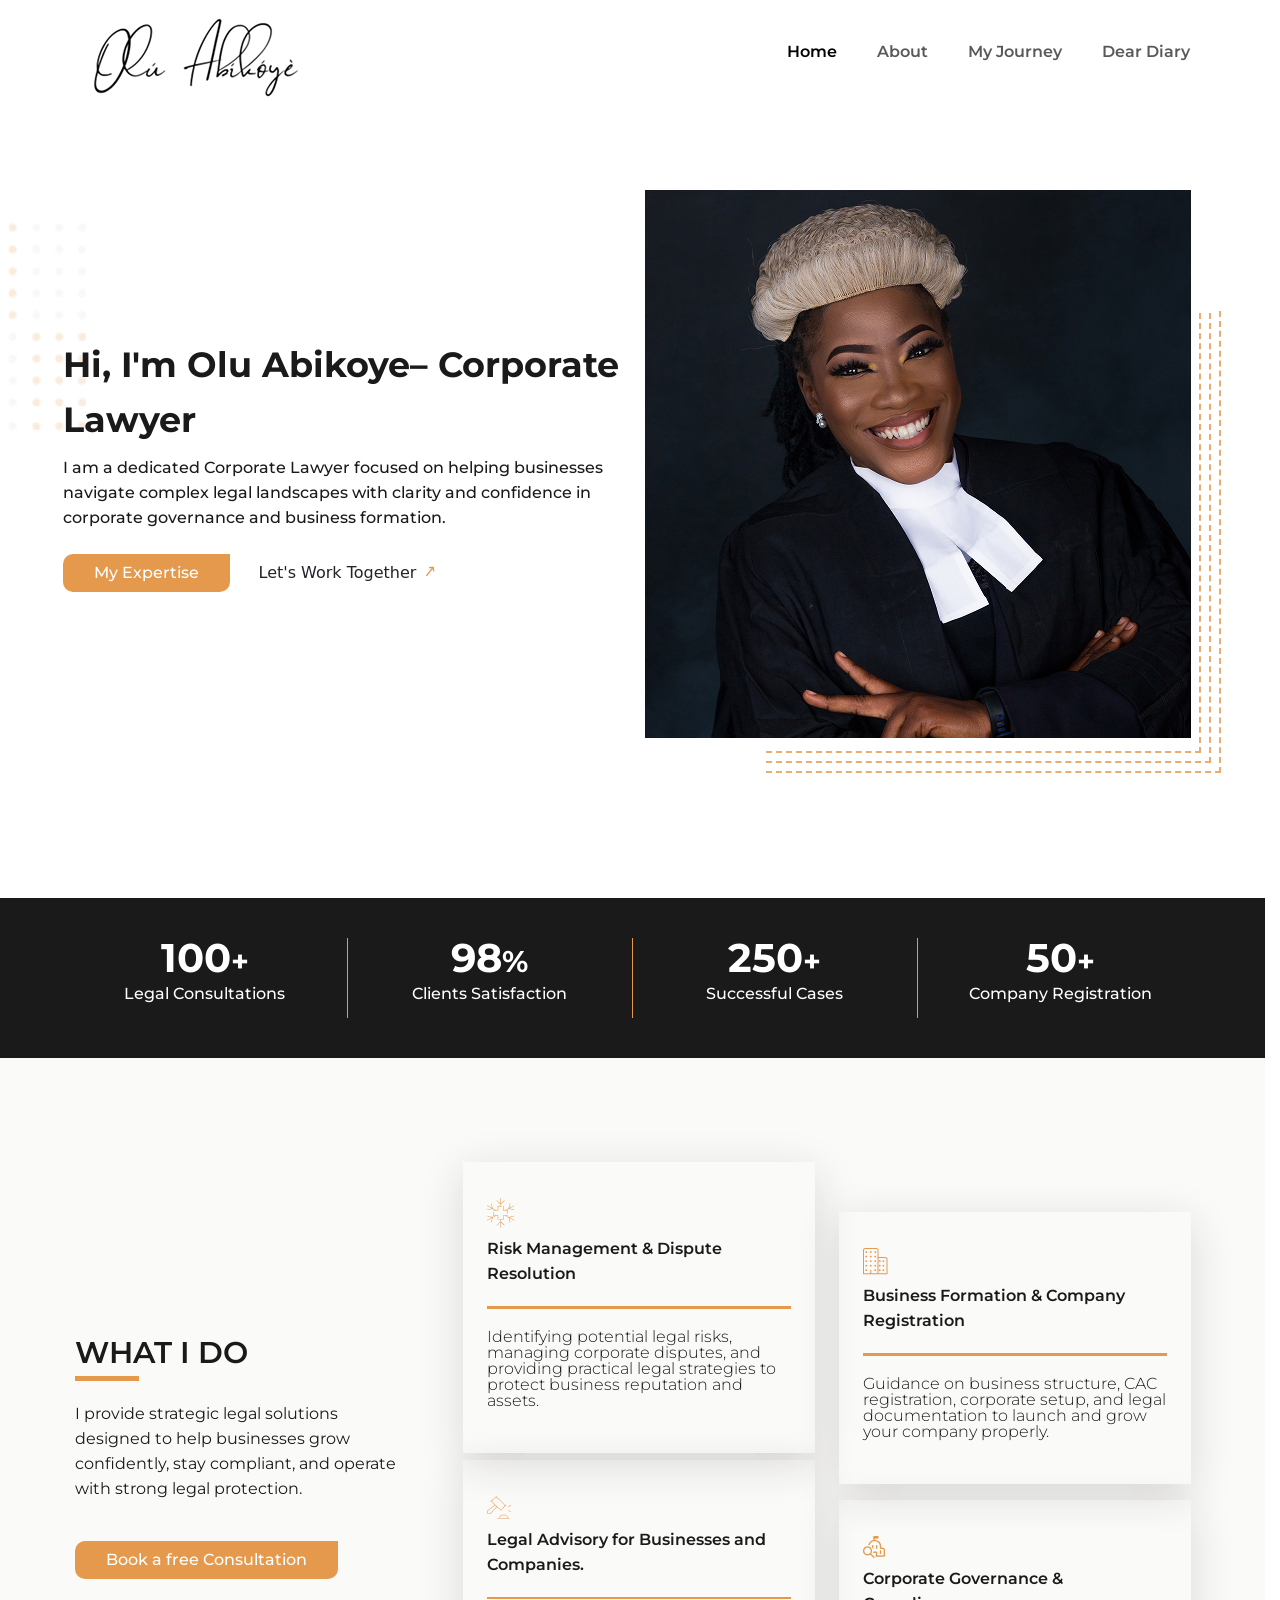
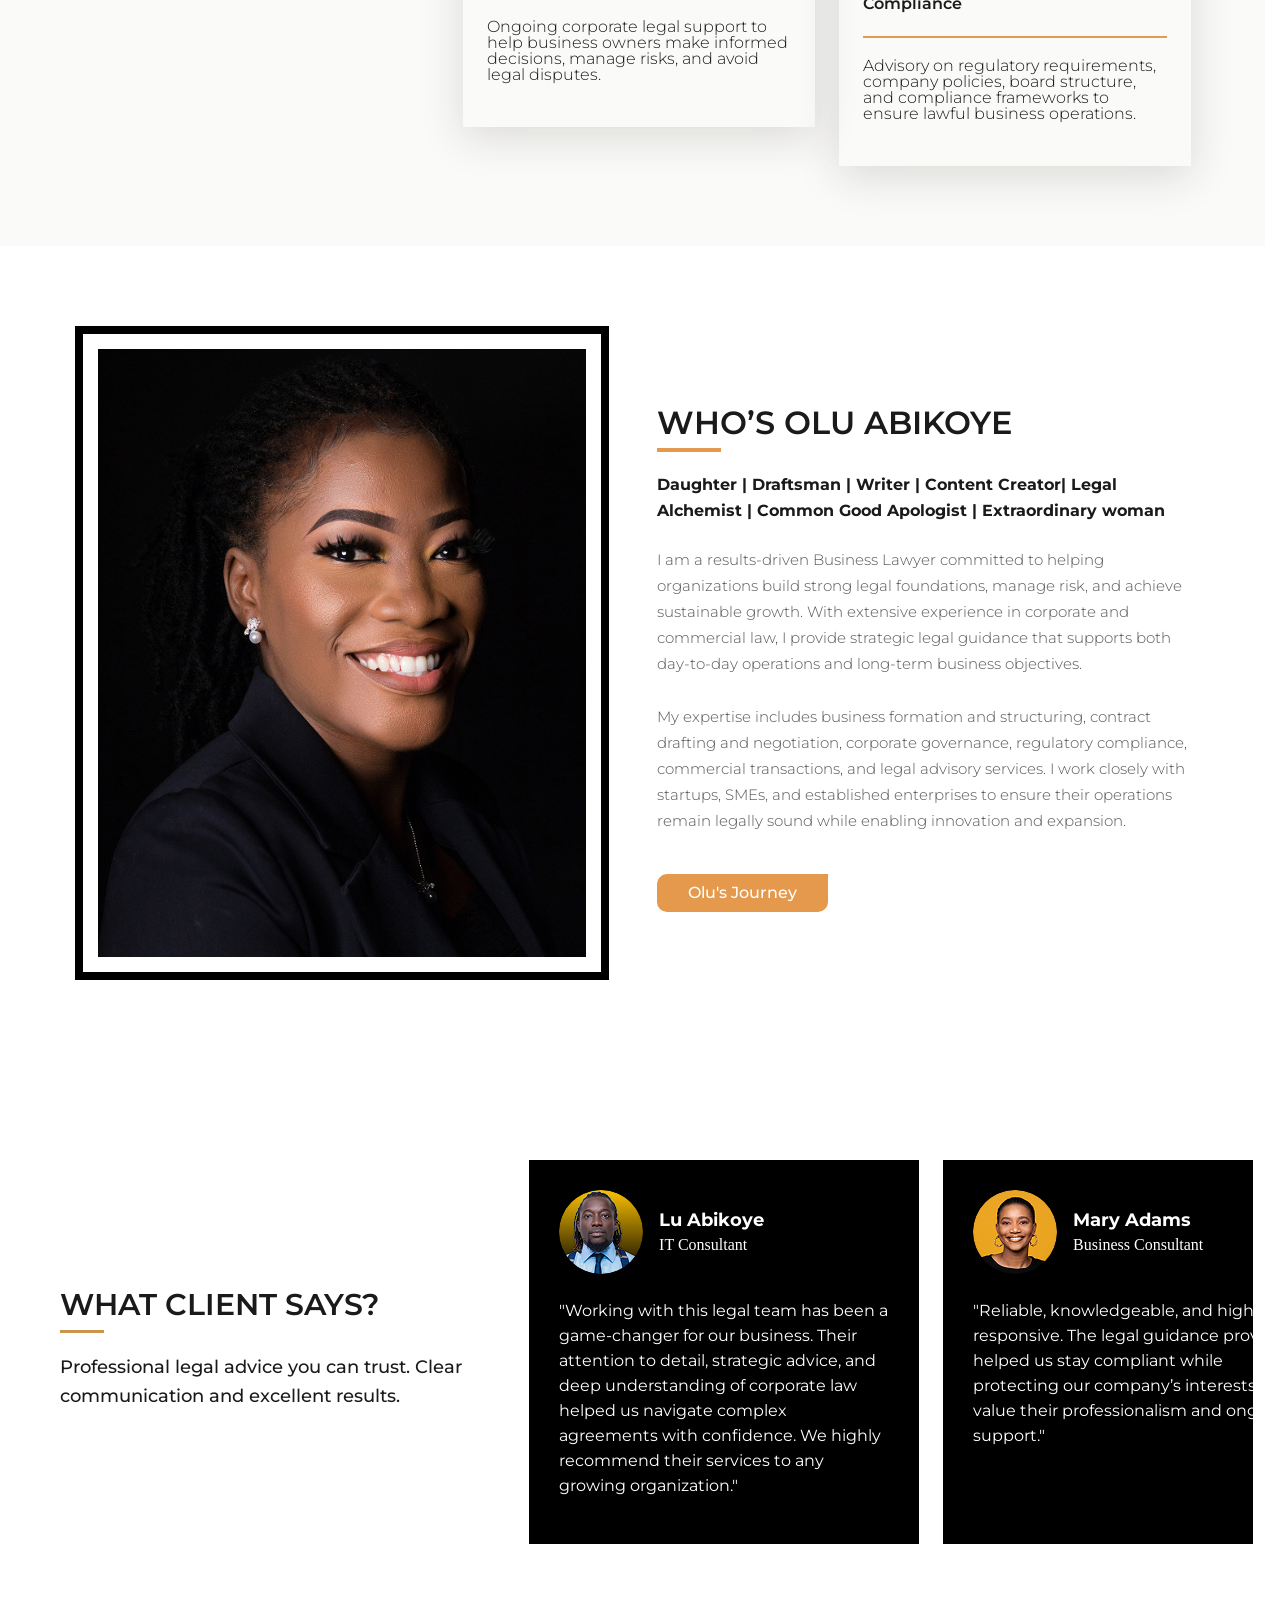
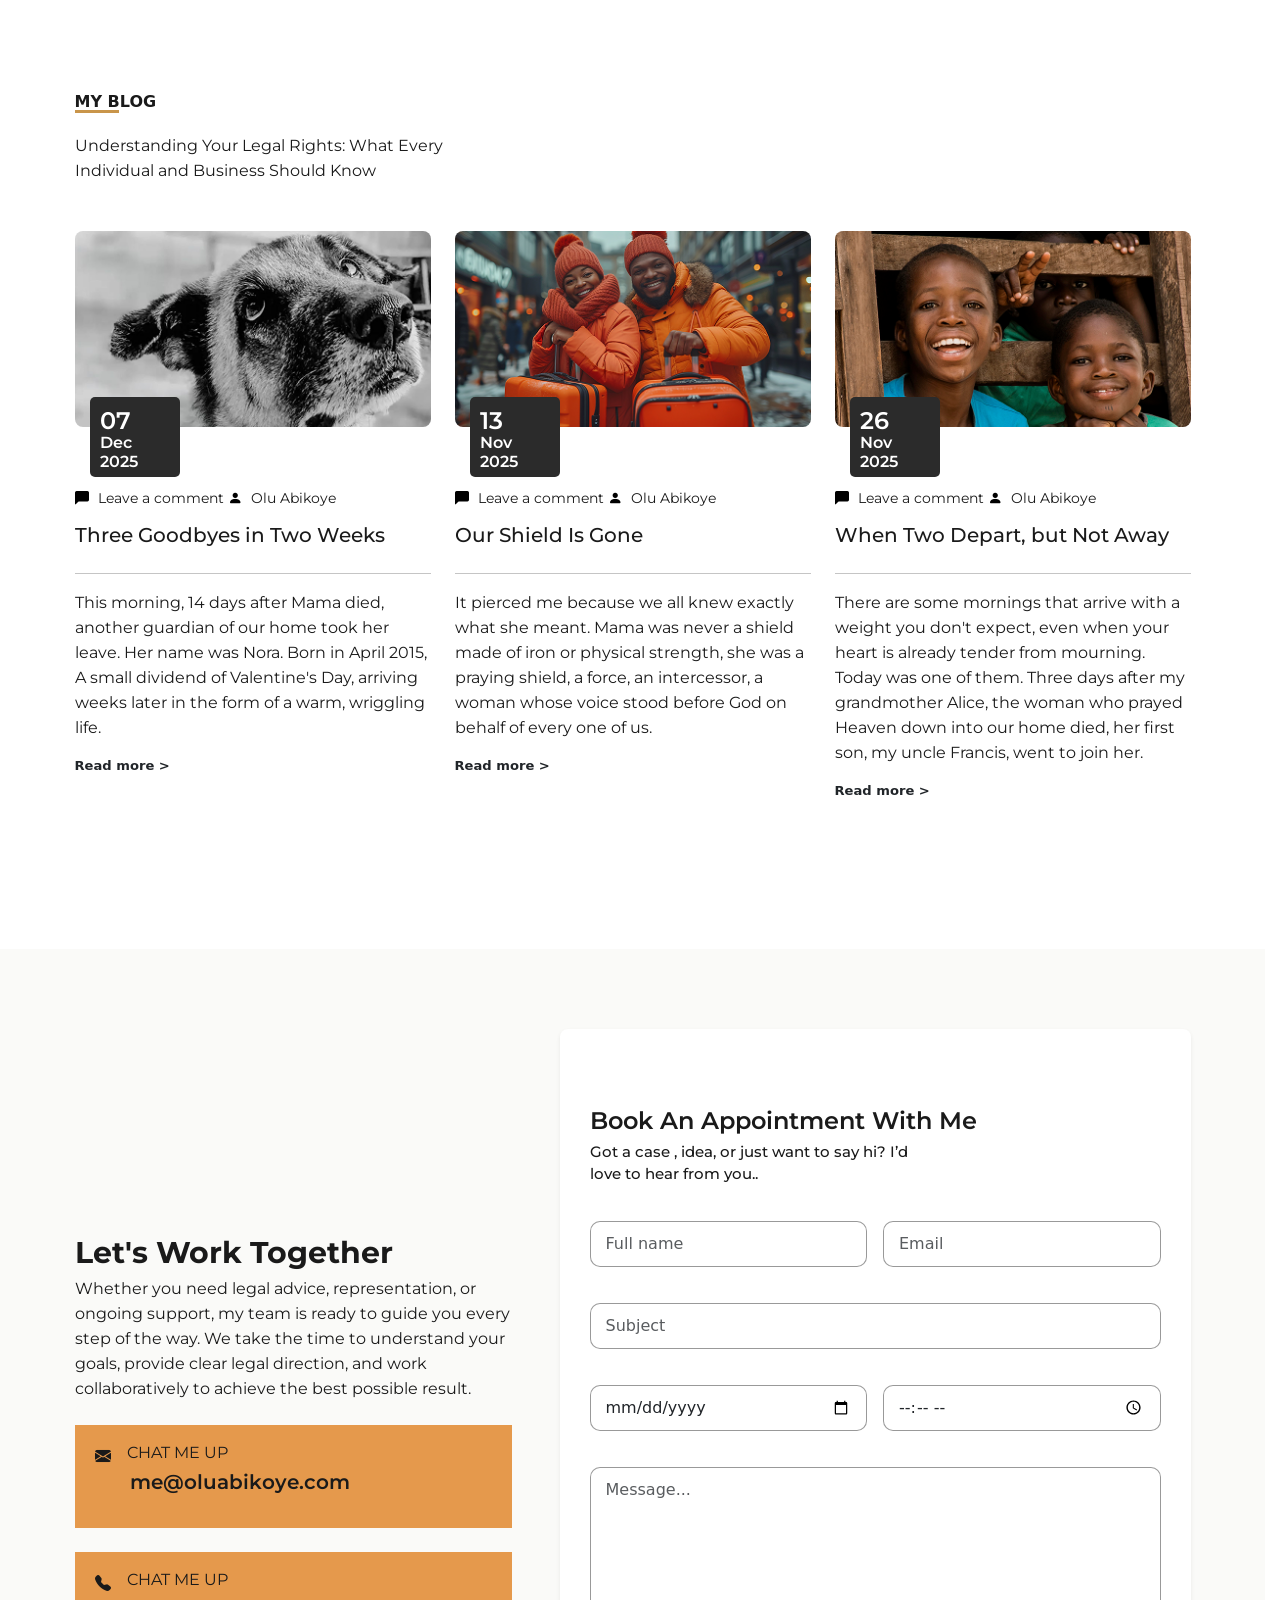
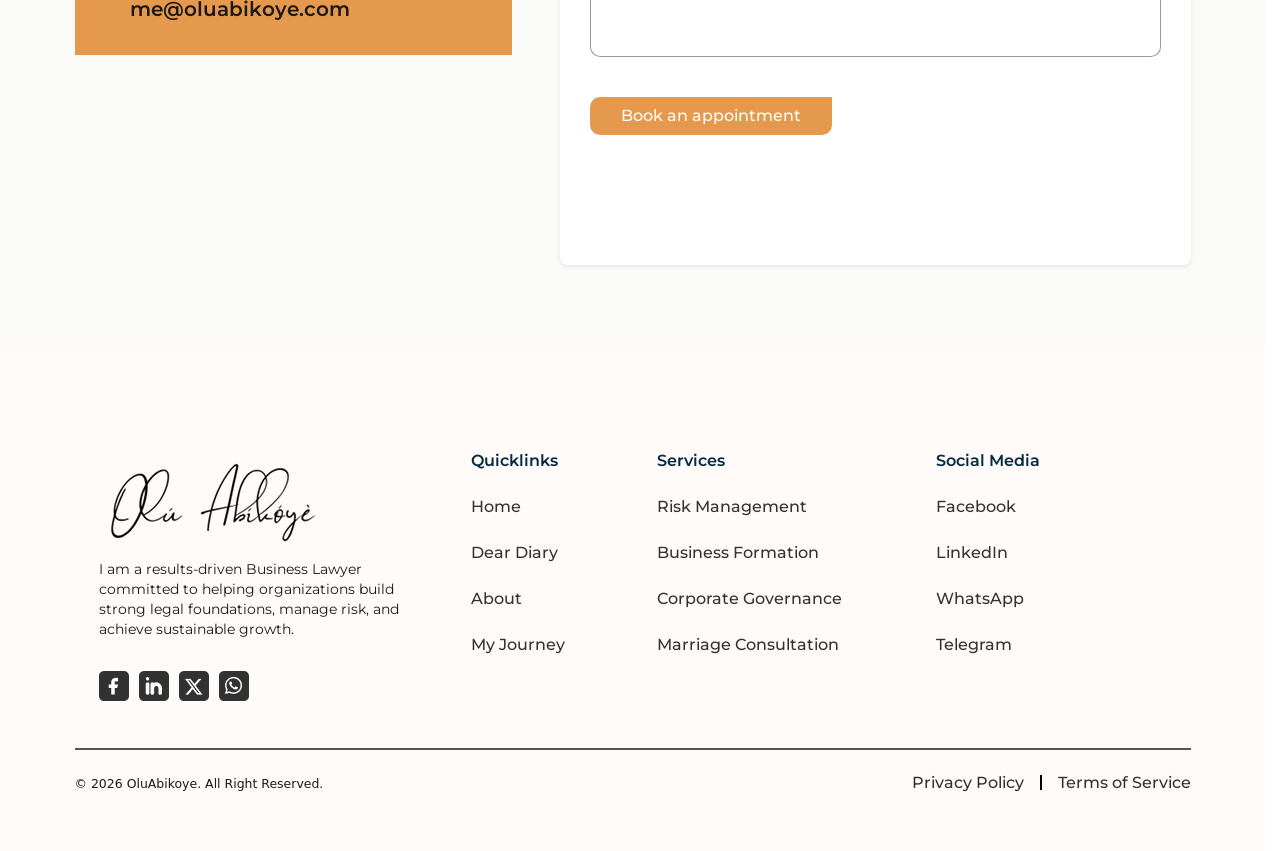
<file: index.html>
<!DOCTYPE html>
<html lang="en">
<head>
  <meta charset="UTF-8" />
  <meta name="viewport" content="width=device-width, initial-scale=1.0"/>
  <title>Olu Abikoye – Corporate Lawyer</title>
  <link rel="stylesheet" href="bootstrap-5.3.8-dist/css/bootstrap.min.css">
  <link rel="stylesheet" href="https://cdn.jsdelivr.net/npm/bootstrap-icons@1.11.3/font/bootstrap-icons.min.css">
  <link rel="stylesheet" href="style.css">
  <link rel="shortcut icon" href="images/toyosi2 1.png" type="image/x-icon">
  <link rel="preconnect" href="https://fonts.googleapis.com">
  <link rel="preconnect" href="https://fonts.gstatic.com" crossorigin>
  <link href="https://fonts.googleapis.com/css2?family=Montserrat:ital,wght@0,100..900;1,100..900&display=swap" rel="stylesheet">
</head>
<body>

<!-- NAVBAR -->
<nav class="navbar navbar-expand-lg navbar-light bg-white fixed-top">
  <div class="container">
    <a class="logo" href="index.html"><img src="images/toyosi logo 2.png" alt=""></a>
    <button class="navbar-toggler" type="button" data-bs-toggle="collapse" data-bs-target="#navMenu">
      <span class="navbar-toggler-icon"></span>
    </button>
    <div class="collapse navbar-collapse justify-content-end" id="navMenu">
      <ul class="navbar-nav">
        <li class="nav-item"><a class="nav-link active" href="index.html">Home</a></li>
        <li class="nav-item"><a class="nav-link" href="about.html">About</a></li>
        <li class="nav-item"><a class="nav-link" href="blog.html">My Journey</a></li>
        <li class="nav-item"><a class="nav-link" href="blog.html">Dear Diary</a></li>
      </ul>
    </div>
  </div>
</nav>

<!-- HERO -->
<div class="hero-section">
  <div class="container">
    <div class="row align-items-center">
        <div class="col-lg-6 hero-text-col">
          <div class="hero-text-bg">
            <h1 class="section-label mb-2">Hi, I'm Olu Abikoye– Corporate Lawyer</h1>
            <p class="law">I am a dedicated Corporate Lawyer focused on helping businesses navigate complex legal landscapes with clarity and confidence in corporate governance and business formation.</p>
            <div class="d-flex gap-3 flex-wrap mt-4">
              <a href="#"><button class="expert">My Expertise</button></a>
              <a href="#contact" class="btn">Let's Work Together <span class="arrow">&rightarrow;</span></a>
            </div>
          </div>
        </div>
      <div class="col-lg-6 mt-5 mt-lg-0">
        <div class="hero-img-wrap position-relative">
          <div class="dot-pattern"></div>
          <div class="dot-pattern-two"></div>
          <div class="dot-pattern-three"></div>
          <!-- Add this wrapper div -->
          <div class="hero-zoom-window">
            <img src="images/toyosi1 1.png" alt="Olu Abikoye" class="hero-img position-relative" style="z-index: 1;" />
          </div>
        </div>
      </div>
    </div>
  </div>
</div>

<!-- STATS -->
<section class="stats-bar">
  <div class="container">
    <div class="row text-center g-4">
      <div class="col-6 col-md-3 stat-item">
        <h2>100<span class="plus">+</span></h2>
        <p>Legal Consultations</p>
      </div>
      <div class="col-6 col-md-3 stat-item">
        <h2>98<span class="plus">%</span></h2>
        <p>Clients Satisfaction</p>
      </div>
      <div class="col-6 col-md-3 stat-item">
        <h2>250<span class="plus">+</span></h2>
        <p>Successful Cases</p>
      </div>
      <div class="col-6 col-md-3 stat-item">
        <h2>50<span class="plus">+</span></h2>
        <p>Company Registration</p>
      </div>
    </div>
  </div>
</section>

<!-- WHAT I DO -->
<section class="what-i-do">
  <div class="container">
    <div class="row g-5 align-items-center">
      <div class="col-lg-4">
        <h2 class="mb-3 what">WHAT I DO</h2>
        <div class="strat"></div>
        <p class="legal">I provide strategic legal solutions designed to help businesses grow confidently, stay compliant, and operate with strong legal protection.</p>
        <a href="#"><button class="expert mt-4">Book a free Consultation</button></a>
      </div>
      <div class="col-lg-8">
        <div class="row g-4 mt-4">
          <div class="col-md-6 mt-4 mt-md-0">
            <div class="service-card" >
              <img class="mt-2 mb-2" src="images/Group 35.png" alt="">
              <h6>Risk Management & Dispute <br>Resolution</h6>
              <div class="line-two"></div>
              <p>Identifying potential legal risks, managing corporate disputes, and providing practical legal strategies to protect business reputation and assets.</p>
            </div>
          </div>
          <div class="col-md-6 serves mt-4 mt-md-0">
            <div class="service-card">
              <img class="mt-2 mb-2" src="images/Group 10.png" alt="">
              <h6>Business Formation & Company Registration</h6>
              <div class="line-two"></div>
              <p>Guidance on business structure, CAC registration, corporate setup, and legal documentation to launch and grow your company properly.</p>
            </div>
          </div>
        </div>
        <div class="row mt-3">
          <div class="col-md-6 serve mt-4 mt-md-0">
            <div class="service-card">
              <img class="mt-2 mb-2" src="images/Group.png" alt="">
              <h6>Legal Advisory for Businesses and Companies.</h6>
              <div class="line-two"></div>
              <p>Ongoing corporate legal support to help business owners make informed decisions, manage risks, and avoid legal disputes.</p>
            </div>
          </div>
          <div class="col-md-6 mt-4 mt-md-0">
            <div class="service-card">
              <img class="mt-2 mb-2" src="images/Vector2.png" alt="">
              <h6>Corporate Governance & <br>Compliance</h6>
              <div class="line-two"></div>
              <p>Advisory on regulatory requirements, company policies, board structure, and compliance frameworks to ensure lawful business operations.</p>
            </div>
          </div>
        </div>
      </div>
    </div>
  </div>
</section>

<!-- WHO IS OLU -->
<section class="who-section">
  <div class="container">
    <div class="row g-5 align-items-center">
      <div class="col-lg-6">
        <div class="profile-border-frame">
          <div class="zoom-window">
            <img src="images/toyosi2 1.png" alt="Olu Abikoye" class="img-fluid profile-img">
          </div>
        </div>
      </div>
      <div class="col-lg-6">
        <h2 class="mb-2 olu">WHO’S OLU ABIKOYE</h2>
        <div class="strats"></div>
        <h4 class="mb-4 who">Daughter | Draftsman | Writer | Content Creator| Legal Alchemist | Common Good Apologist | Extraordinary woman</h4>
        <p class="extra">I am a results-driven Business Lawyer committed to helping organizations build strong legal foundations, manage risk, and achieve sustainable growth. With extensive experience in corporate and commercial law, I provide strategic legal guidance that supports both day-to-day operations and long-term business objectives. <br><br>My expertise includes business formation and structuring, contract drafting and negotiation, corporate governance, regulatory compliance, commercial transactions, and legal advisory services. I work closely with startups, SMEs, and established enterprises to ensure their operations remain legally sound while enabling innovation and expansion.</p>
        <a href="#"><button class="expert mt-4">Olu's Journey</button></a>
      </div>
    </div>
  </div>
</section>

<!-- TESTIMONIALS -->
<section class="section-testimonials">
  <div class="container-fluid">
    <div class="row align-items-center g-0">
      
      <div class="col-lg-5 px-0 px-md-5 z-3 position-relative">
        <h2 class="section-title">WHAT CLIENT SAYS?</h2>
        <div class="gold-line"></div>
        <p class="quotes">
          Professional legal advice you can trust. Clear communication and excellent results.
        </p>
      </div>

      <div class="col-lg-7">
        <div class="marquee-outer">
          <div class="marquee-track">
            <div class="testimonial-card">
              <div class="d-flex align-items-center gap-3 mb-4">
                <img src="images/Ellipse 8.png" alt="Lu Abikoye" class="avatar"/>
                <div>
                  <div class="reviewer-name">Lu Abikoye</div>
                  <div class="reviewer-role mt-2">IT Consultant</div>
                </div>
              </div>
              <p class="quote">"Working with this legal team has been a game-changer for our business. Their attention to detail, strategic advice, and deep understanding of corporate law helped us navigate complex agreements with confidence. We highly recommend their services to any growing organization."</p>
            </div>
            <div class="testimonial-card">
              <div class="d-flex align-items-center gap-3 mb-4">
                <img src="images/Ellipse 8b.png" alt="Mary Adams" class="avatar"/>
                <div>
                  <div class="reviewer-name">Mary Adams</div>
                  <div class="reviewer-role mt-2">Business Consultant</div>
                </div>
              </div>
              <p class="quote">"Reliable, knowledgeable, and highly responsive. The legal guidance provided helped us stay compliant while protecting our company’s interests. We value their professionalism and ongoing support."</p>
            </div>
            <div class="testimonial-card">
              <div class="d-flex align-items-center gap-3 mb-4">
                <img src="images/Ellipse 8.png" alt="Lu Abikoye" class="avatar"/>
                <div>
                  <div class="reviewer-name">Lu Abikoye</div>
                  <div class="reviewer-role mt-2">IT Consultant</div>
                </div>
              </div>
              <p class="quote">"Working with this legal team has been a game-changer for our business. Their attention to detail, strategic advice, and deep understanding of corporate law helped us navigate complex agreements with confidence. We highly recommend their services to any growing organization."</p>
            </div>
            <div class="testimonial-card">
              <div class="d-flex align-items-center gap-3 mb-4">
                <img src="images/Ellipse 8b.png" alt="Mary Adams" class="avatar"/>
                <div>
                  <div class="reviewer-name">Mary Adams</div>
                  <div class="reviewer-role mt-2">Business Consultant</div>
                </div>
              </div>
              <p class="quote">"Reliable, knowledgeable, and highly responsive. The legal guidance provided helped us stay compliant while protecting our company’s interests. We value their professionalism and ongoing support."</p>
            </div>
            
          </div>
        </div>
      </div>

    </div>
  </div>
</section>


<!-- BLOG -->
<section class="blog-section">
  <section class="container py-5">
    <div class="mb-5">
      <h6 class="text-uppercase fw-bold mb-0">MY BLOG</h6>
      <div class="golden-line"></div>
      <h2 class="legal">Understanding Your Legal Rights: What Every <br>Individual and Business Should Know</h2>
    </div>

    <div class="row g-4">
      <!-- Card 1 -->
      <div class="col-md-4">
        <div class="blog-card">
          <div class="position-relative">
            <img src="images/choirs 2.png" class="img-fluid rounded-3" alt="Post Image">
            <div class="date-badge">
              <div>
                <span class="day">07</span>
                <span class="month">Dec 2025</span>
              </div>
            </div>
          </div>
          <div class="mt-5 d-flex flex-column" style="min-height: 300px;">
            <div class="meta-info d-flex gap-3">
              <p class="comment mt-3"><i class="bi bi-chat-left-fill"></i> Leave a comment <i class="bi bi-person-fill"></i> Olu Abikoye</p>
            </div>
            <h4 class="good">Three Goodbyes in Two Weeks</h4>
            <hr>
            <p class="morn flex-grow-1">This morning, 14 days after Mama died, another guardian of our home took her leave. Her name was Nora. Born in April 2015, A small dividend of Valentine's Day, arriving weeks later in the form of a warm, wriggling life.</p>
            <a href="#" class="text-dark fw-bold text-decoration-none read-more">Read more ></a>
          </div>
        </div>
      </div>

      <!-- Card 2 -->
      <div class="col-md-4 col-sm-12">
        <div class="blog-card">
          <div class="position-relative">
            <img src="images/choirs 2b.png" class="img-fluid rounded-3" alt="Post Image">
            <div class="date-badge">
              <div>
                <span class="day">13</span>
                <span class="month">Nov 2025</span>
              </div>
            </div>
          </div>
          <div class="mt-5 d-flex flex-column" style="min-height: 300px;">
            <div class="meta-info d-flex gap-3">
              <p class="comment mt-3"><i class="bi bi-chat-left-fill"></i> Leave a comment <i class="bi bi-person-fill"></i> Olu Abikoye</p>
            </div>
            <h4 class="good">Our Shield Is Gone</h4>
            <hr>
            <p class="morn flex-grow-1">It pierced me because we all knew exactly what she meant. Mama was never a shield made of iron or physical strength, she was a praying shield, a force, an intercessor, a woman whose voice stood before God on behalf of every one of us.</p>
            <a href="#" class="text-dark fw-bold text-decoration-none read-more">Read more ></a>
          </div>
        </div>
      </div>

      <!-- Card 3 -->
      <div class="col-md-4">
        <div class="blog-card">
          <div class="position-relative">
            <img src="images/choirs 2c.png" class="img-fluid rounded-3" alt="Post Image">
            <div class="date-badge">
              <div>
                <span class="day">26</span>
                <span class="month">Nov 2025</span>
              </div>
            </div>
          </div>
          <div class="mt-5 d-flex flex-column" style="min-height: 300px;">
            <div class="meta-info d-flex gap-3">
              <p class="comment mt-3"><i class="bi bi-chat-left-fill"></i> Leave a comment <i class="bi bi-person-fill"></i> Olu Abikoye</p>
            </div>
            <h4 class="good">When Two Depart, but Not Away</h4>
            <hr>
            <p class="morn flex-grow-1">There are some mornings that arrive with a weight you don't expect, even when your heart is already tender from mourning. Today was one of them. Three days after my grandmother Alice, the woman who prayed Heaven down into our home died, her first son, my uncle Francis, went to join her.</p>
            <a href="#" class="text-dark fw-bold text-decoration-none read-more">Read more ></a>
          </div>
        </div>
      </div>

    </div>
  </section>
</section>

<!-- CONTACT -->
<section class="contact-section mb-0" id="contact">
  <div class="container">
    <div class="row g-5 align-items-center">

      <!-- Left Side -->
      <div class="col-lg-5">
        <h2 class="let">Let's Work Together</h2>
        <p class="team">
          Whether you need legal advice, representation, or ongoing support, my team is ready to guide you every step of the way. We take the time to understand your goals, provide clear legal direction, and work collaboratively to achieve the best possible result. 
        </p>

        <div class="d-flex flex-column email mt-4">
          <div class="d-flex gap-3">
            <i class="bi bi-envelope-fill"></i></i>
            <small class="chat"> CHAT ME UP</small>
          </div>
          <p class="mail">me@oluabikoye.com</p>
        </div>
        <div class="d-flex flex-column email mt-4">
          <div class="d-flex gap-3">
            <i class="bi bi-telephone-fill"></i>
            <small class="chat"> CHAT ME UP</small>
          </div>
          <p class="mail">me@oluabikoye.com</p>
        </div>

      </div>

      <!-- Right Side -->
      <div class="col-lg-7">
        <div class=" rounded-3 shadow-sm form" style="background:#fff;">
          <h4 class="book">Book An Appointment With Me</h4>
          <p class="idea">Got a case , idea, or just want to say hi? I’d <br>love to hear from you..</p>

          <div class="row g-3">
            <div class="col-md-6">
              <input type="text" class="form-control inpu" placeholder="Full name"/>
            </div>
            <div class="col-md-6">
              <input type="email" class="form-control inpu" placeholder="Email"/>
            </div>
            <div class="col-12">
              <input type="text" class="form-control inpu" placeholder="Subject"/>
            </div>
            <div class="col-md-6">
              <input type="date" class="form-control inpu"/>
            </div>
            <div class="col-md-6">
              <input type="time" class="form-control inpu"/>
            </div>
            <div class="col-12">
              <textarea class="form-control inpu" rows="7" placeholder="Message..."></textarea>
            </div>
            <div class="col-12">
              <a href="#"><button class="expert mt-4">Book an appointment</button></a>
            </div>
          </div>
        </div>
      </div>

    </div>
  </div>
</section>

<!-- FOOTER -->
  <footer>
    <div class="container mt-0">
      <div class="row g-5 m-0">
        <div class="col-lg-4">
          <a href="index.html" class="logo d-block mb-3"><img src="images/toyosi logo 2.png" alt=""></a>
          <p class="driven">I am a results-driven Business Lawyer committed to helping organizations build strong legal foundations, manage risk, and achieve sustainable growth.</p>
          <div class="social-icons mt-3">
            <img src="images/facebook.png" alt="">
            <img src="images/linkedin.png" alt="">
            <img src="images/twitter.png" alt="">
            <img src="images/whatsapp.png" alt="">
          </div>
        
        </div>
        <div class="col-md-4 col-5 col-lg-2">
          <h6>Quicklinks</h6>
          <a href="index.html">Home</a>
          <a href="blog.html">Dear Diary</a>
          <a href="about.html">About</a>
          <a href="blog.html">My Journey</a>
        </div>
        <div class="col-md-4 col-lg-3 col-7">
          <h6>Services</h6>
          <a href="#">Risk Management</a>
          <a href="#">Business Formation</a>
          <a href="#">Corporate Governance</a>
          <a href="#">Marriage Consultation</a>
        </div>
        <div class="col-md-4 col-lg-3 col-sm-6">
          <h6>Social Media</h6>
          <a href="#">Facebook</a>
          <a href="#">LinkedIn</a>
          <a href="#">WhatsApp</a>
          <a href="#">Telegram</a>
        </div>
      </div>
      <div class="footer-bottom d-flex justify-content-between flex-wrap gap-2">
        <span>© 2026 OluAbikoye. All Right Reserved.</span>
        <div class="d-flex gap-3">
          <a href="#">Privacy Policy</a>
          <div class="foot-line"></div>
          <a href="#">Terms of Service</a>
        </div>
      </div>
    </div>
  </footer>
  <script src="bootstrap-5.3.8-dist/js/bootstrap.bundle.min.js"></script>
  </body>
</html>
</file>
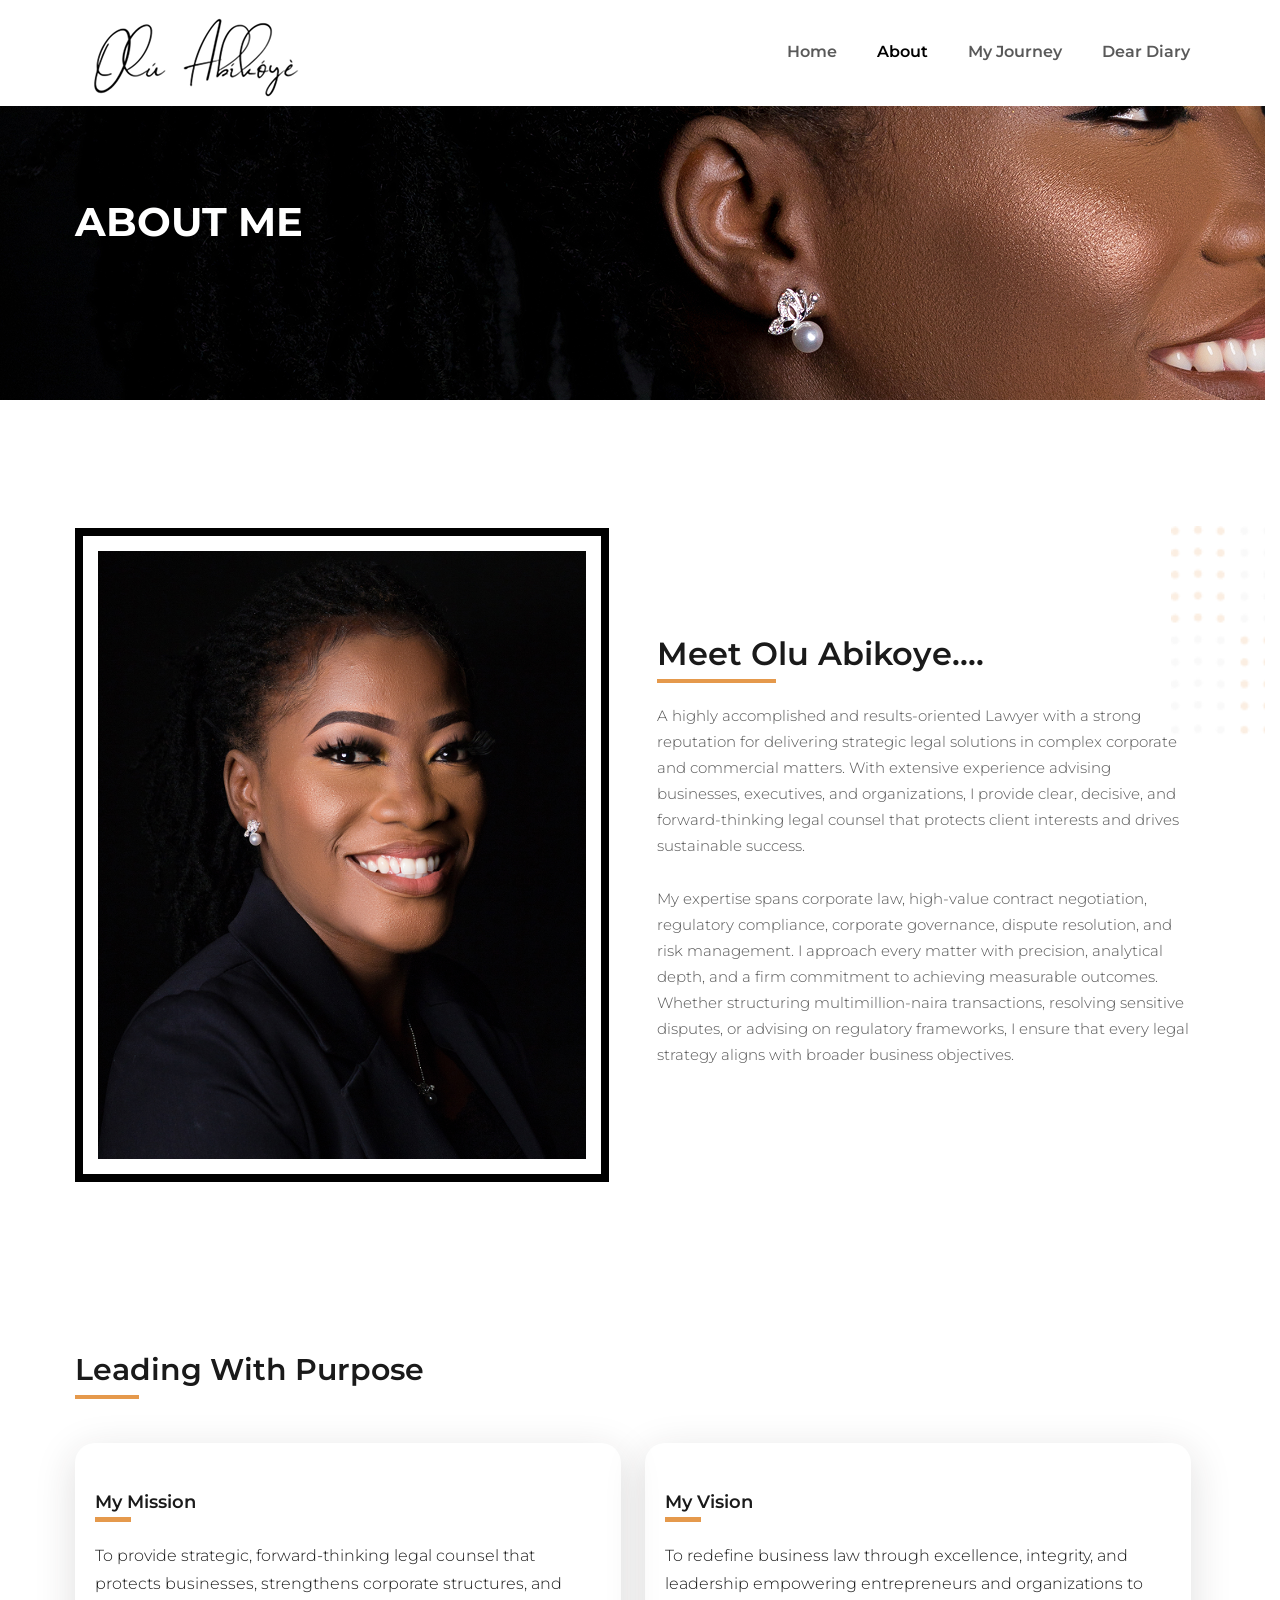
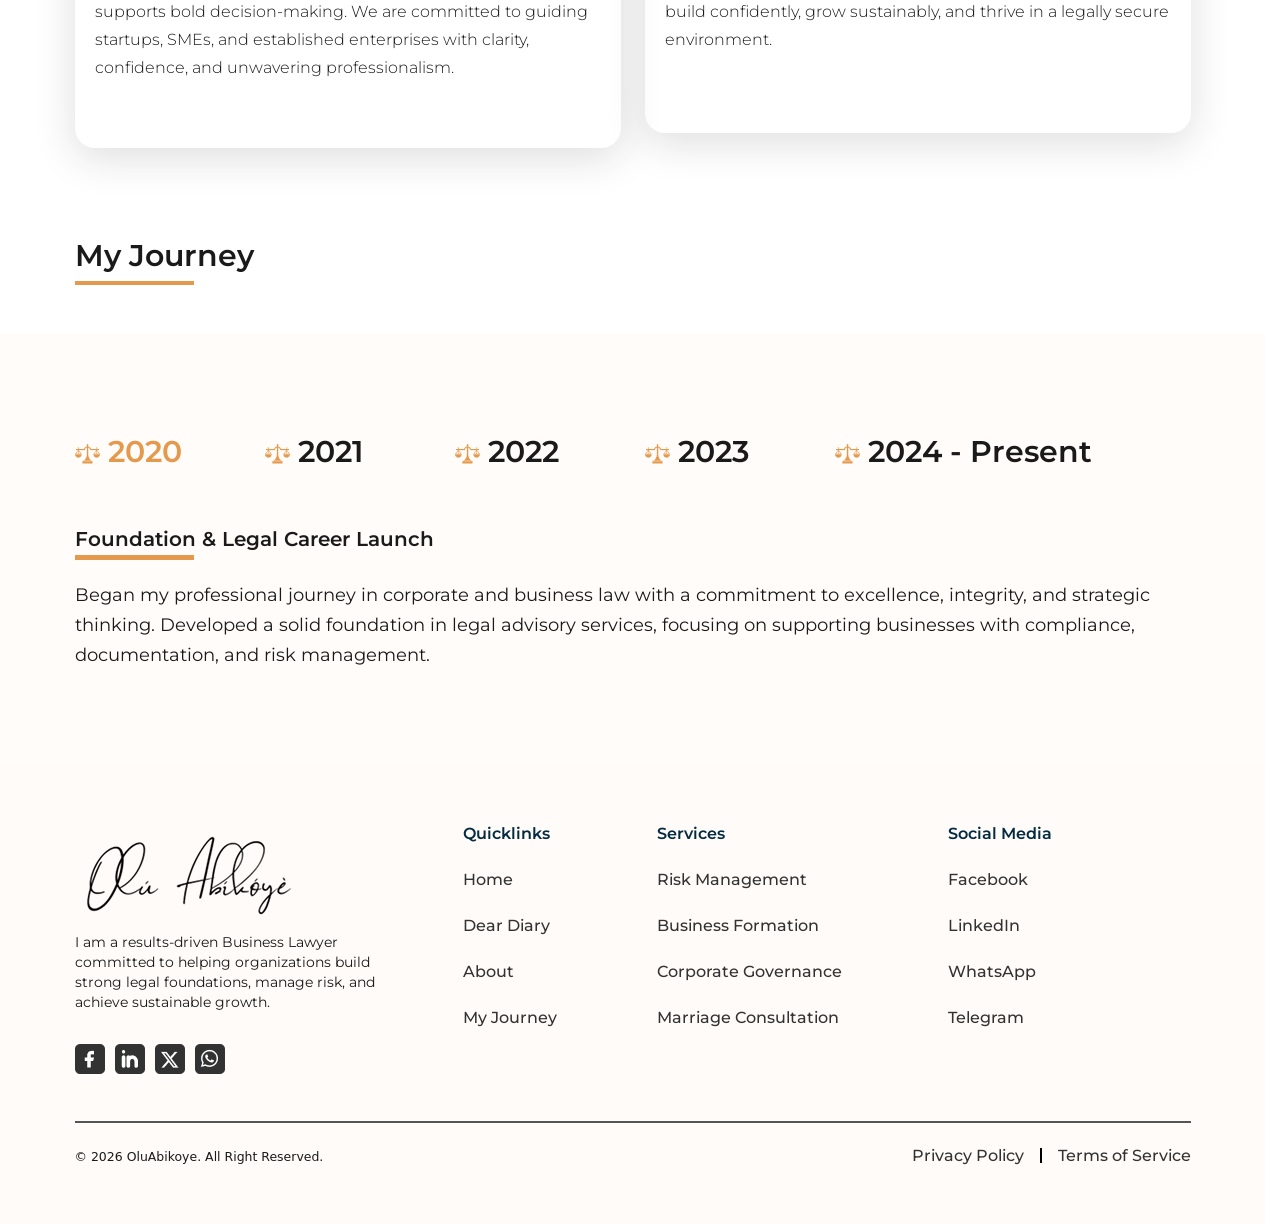
<file: about.html>
<!DOCTYPE html>
<html lang="en">
<head>
    <meta charset="UTF-8">
    <meta name="viewport" content="width=device-width, initial-scale=1.0">
    <title>Olu Abikoye – Corporate Lawyer</title>
    <link rel="stylesheet" href="bootstrap-5.3.8-dist/css/bootstrap.min.css">
    <link rel="stylesheet" href="https://cdn.jsdelivr.net/npm/bootstrap-icons@1.11.3/font/bootstrap-icons.min.css">
    <link rel="shortcut icon" href="images/toyosi2 1.png" type="image/x-icon">
    <link rel="stylesheet" href="style.css">
    <link rel="preconnect" href="https://fonts.googleapis.com">
    <link rel="preconnect" href="https://fonts.gstatic.com" crossorigin>
    <link href="https://fonts.googleapis.com/css2?family=Montserrat:ital,wght@0,100..900;1,100..900&display=swap" rel="stylesheet">

</head>
<body>
    <!-- navbar -->
     <nav class="navbar navbar-expand-lg navbar-light bg-white fixed-top">
        <div class="container">
          <a class="logo" href="index.html"><img src="images/toyosi logo 2.png" alt=""></a>
          <button class="navbar-toggler" type="button" data-bs-toggle="collapse" data-bs-target="#navMenu">
            <span class="navbar-toggler-icon"></span>
          </button>
          <div class="collapse navbar-collapse justify-content-end" id="navMenu">
            <ul class="navbar-nav">
              <li class="nav-item"><a class="nav-link" href="index.html">Home</a></li>
              <li class="nav-item"><a class="nav-link active" href="about.html">About</a></li>
              <li class="nav-item"><a class="nav-link" href="blog.html">My Journey</a></li>
              <li class="nav-item"><a class="nav-link" href="blog.html">Dear Diary</a></li>
            </ul>
          </div>
        </div>
    </nav>

    <div class="about">
        <h1 class="me container">ABOUT ME</h1>
    </div>

    <section class="who-section mt-5">
      <div class="container">
        <div class="row g-5 align-items-center">
          <div class="col-lg-6">
            <div class="profile-border-frame">
              <div class="zoom-window">
                <img src="images/toyosi2 1.png" alt="Olu Abikoye" class="img-fluid profile-img">
              </div>
            </div>
          </div>
          <div class="col-lg-6 who-text-col">
            <h2 class="mb-2 olu">Meet Olu Abikoye....</h2>
            <div class="stratss"></div>
            <p class="extra">A highly accomplished and results-oriented Lawyer with a strong reputation for delivering strategic legal solutions in complex corporate and commercial matters. With extensive experience advising businesses, executives, and organizations, I provide clear, decisive, and forward-thinking legal counsel that protects client interests and drives sustainable success. <br><br>My expertise spans corporate law, high-value contract negotiation, regulatory compliance, corporate governance, dispute resolution, and risk management. I approach every matter with precision, analytical depth, and a firm commitment to achieving measurable outcomes. Whether structuring multimillion-naira transactions, resolving sensitive disputes, or advising on regulatory frameworks, I ensure that every legal strategy aligns with broader business objectives.</p>
          </div>
        </div>
      </div>
    </section>


    <!-- LEADING WITH PURPOSE -->
<section class="purpose-section">
  <div class="container">

    <h2 class="mb-2 olu">Leading With Purpose</h2>
    <div class="strats"></div>

    <div class="row g-4 mt-3">
      <div class="col-md-6">
        <div class="purpose-card">
          <h6 class="purpose-card-title">My Mission</h6>
          <div class="goldd-line"></div>
          <p class="purpose-card-text">To provide strategic, forward-thinking legal counsel that protects businesses, strengthens corporate structures, and supports bold decision-making. We are committed to guiding startups, SMEs, and established enterprises with clarity, confidence, and unwavering professionalism.</p>
        </div>
      </div>
      <div class="col-md-6">
        <div class="purpose-card">
          <h6 class="purpose-card-title">My Vision</h6>
          <div class="goldd-line"></div>
          <p class="purpose-card-text">To redefine business law through excellence, integrity, and leadership empowering entrepreneurs and organizations to build confidently, grow sustainably, and thrive in a legally secure environment.</p>
        </div>
      </div>
    </div>
  </div>
  </section> 

    <div class="container">
      <h2 class="mb-2 olu">My Journey</h2>
      <div class="stratss"></div>
    </div>
  <!-- JOURNEY TIMELINE -->
  <section class=" year mt-5"> 
    <div class="container">
      <div class="row mt-4 ">
        <div class="col-6 col-lg-2 col-md-2">
          <span class="timeline-year active" data-year="2020"><img src="images/year-vector.png" alt=""> 2020</span>
        </div>
        <div class="col-6 col-lg-2 col-md-2">
          <span class="timeline-year" data-year="2021"><img src="images/year-vector.png" alt=""> 2021</span>
        </div>
        <div class="col-6 col-lg-2 mt-4 mt-md-0 col-md-2">
          <span class="timeline-year" data-year="2022"><img src="images/year-vector.png" alt=""> 2022</span>
        </div>
        <div class="col-6 col-lg-2 mt-4 mt-md-0 col-md-2">
          <span class="timeline-year" data-year="2023"><img src="images/year-vector.png" alt=""> 2023</span>
        </div>
        <div class="col-12 col-lg-3 mt-4 mt-md-0 col-md-3">
          <span class="timeline-year" data-year="2024"><img src="images/year-vector.png" alt=""> 2024 - Present</span>
        </div>
      </div>
    
      <div class="timeline-content mt-4">
        <div class="timeline-entry" id="year-2020">
          <h6 class="timeline-heading">Foundation & Legal Career Launch</h6>
          <div class="stratss"></div>
          <p class="timeline-text">Began my professional journey in corporate and business law with a commitment to excellence, integrity, and strategic thinking. Developed a solid foundation in legal advisory services, focusing on supporting businesses with compliance, documentation, and risk management.</p>
        </div>
        <div class="timeline-entry d-none" id="year-2021">
          <h6 class="timeline-heading">Professional Development & Industry Exposure</h6>
          <div class="stratss"></div>
          <p class="timeline-text">Enhanced practical experience in corporate and commercial law through active involvement in business advisory, legal research, and contract management. Built strong competence in interpreting regulatory requirements and aligning them with business objectives.</p>
        </div>
        <div class="timeline-entry d-none" id="year-2022">
          <h6 class="timeline-heading">Commercial Transactions & Business Structuring</h6>
          <div class="stratss"></div>
          <p class="timeline-text">Focused on delivering comprehensive legal support for business formation, contract drafting, and transactional matters. Assisted growing enterprises in strengthening their legal foundations and implementing structured corporate governance systems.</p>
        </div>
        <div class="timeline-entry d-none" id="year-2023">
          <h6 class="timeline-heading">Expanded Corporate Practice & Compliance Advisory</h6>
          <div class="stratss"></div>
          <p class="timeline-text">Deepened experience in corporate structuring, risk management, and business compliance. Successfully advised clients on complex agreements, internal policies, and regulatory frameworks, ensuring operational efficiency and legal protection across multiple industries.</p>
        </div>
        <div class="timeline-entry d-none" id="year-2024">
          <h6 class="timeline-heading">Strategic Growth & Corporate Advisory Excellence</h6>
          <div class="stratss"></div>
          <p class="timeline-text">Strengthened my role as a trusted Business Lawyer, providing strategic legal advisory services to startups, SMEs, and established organizations. Expanded expertise in corporate governance, contract negotiation, regulatory compliance, and commercial transactions while supporting businesses in making informed and legally sound decisions.</p>
        </div>
      </div>
    </div>
  </section>


  <!-- footer -->
   <footer>
    <div class="container">
      <div class="row g-5">
        <div class="col-lg-4">
          <a href="#" class="logo d-block mb-3"><img src="images/toyosi logo 2.png" alt=""></a>
          <p class="driven">I am a results-driven Business Lawyer committed to helping organizations build strong legal foundations, manage risk, and achieve sustainable growth.</p>
          <div class="social-icons mt-3">
            <img src="images/facebook.png" alt="">
            <img src="images/linkedin.png" alt="">
            <img src="images/twitter.png" alt="">
            <img src="images/whatsapp.png" alt="">
          </div>
        
        
        </div>
        <div class="col-md-4 col-5 col-lg-2">
          <h6>Quicklinks</h6>
          <a href="index.html">Home</a>
          <a href="blog.html">Dear Diary</a>
          <a href="about.html">About</a>
          <a href="blog.html">My Journey</a>
        </div>
        <div class="col-md-4 col-lg-3 col-7">
          <h6>Services</h6>
          <a href="#">Risk Management</a>
          <a href="#">Business Formation</a>
          <a href="#">Corporate Governance</a>
          <a href="#">Marriage Consultation</a>
        </div>
        <div class="col-md-4 col-lg-3 col-sm-6">
          <h6>Social Media</h6>
          <a href="#">Facebook</a>
          <a href="#">LinkedIn</a>
          <a href="#">WhatsApp</a>
          <a href="#">Telegram</a>
        </div>
      </div>
      <div class="footer-bottom d-flex justify-content-between flex-wrap gap-2">
        <span>© 2026 OluAbikoye. All Right Reserved.</span>
        <div class="d-flex gap-3">
          <a href="#">Privacy Policy</a>
          <div class="foot-line"></div>
          <a href="#">Terms of Service</a>
        </div>
      </div>
    </div>
  </footer>

<script>
  document.querySelectorAll('.timeline-year').forEach(btn => {
    btn.addEventListener('click', () => {
      document.querySelectorAll('.timeline-year').forEach(b => b.classList.remove('active'));
      document.querySelectorAll('.timeline-entry').forEach(e => e.classList.add('d-none'));
      btn.classList.add('active');
      document.getElementById('year-' + btn.dataset.year).classList.remove('d-none');
    });
  });
</script>
  <script src="bootstrap-5.3.8-dist/js/bootstrap.bundle.min.js"></script>
</body>
</html>
</file>
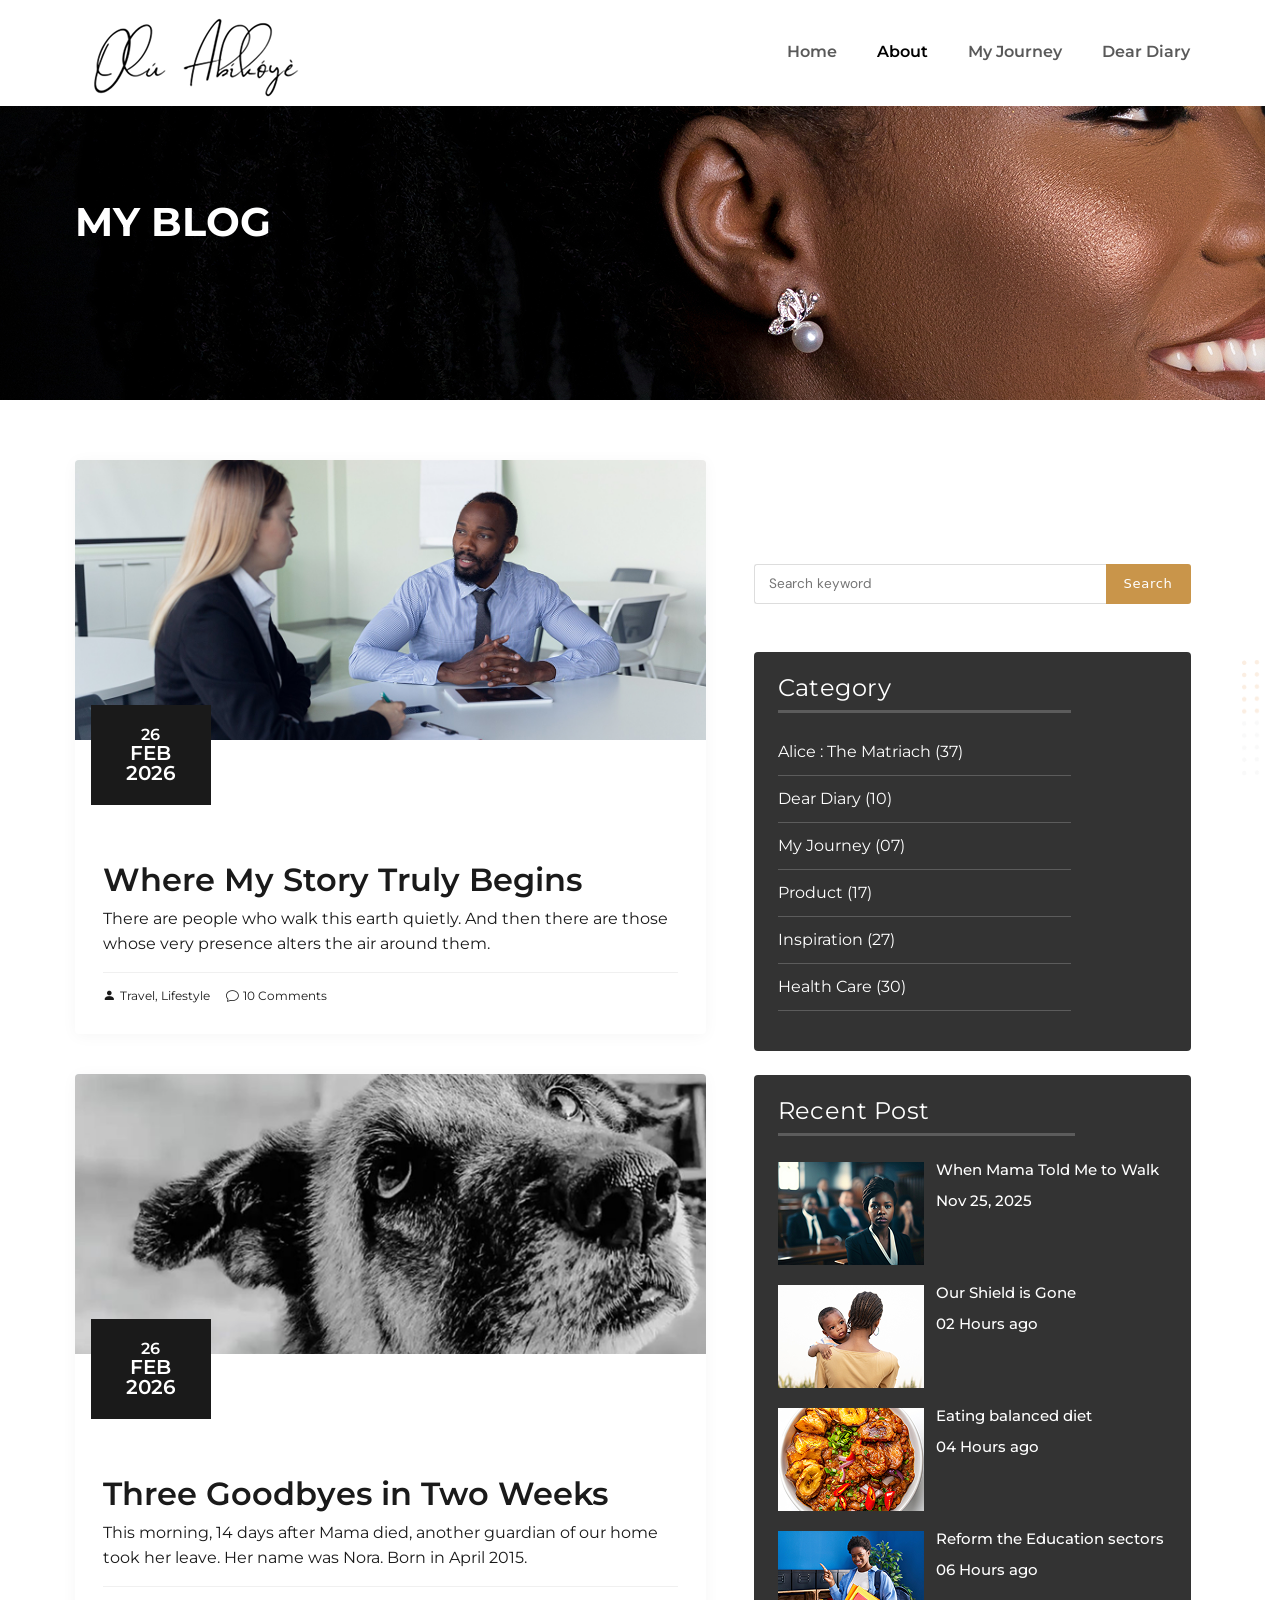
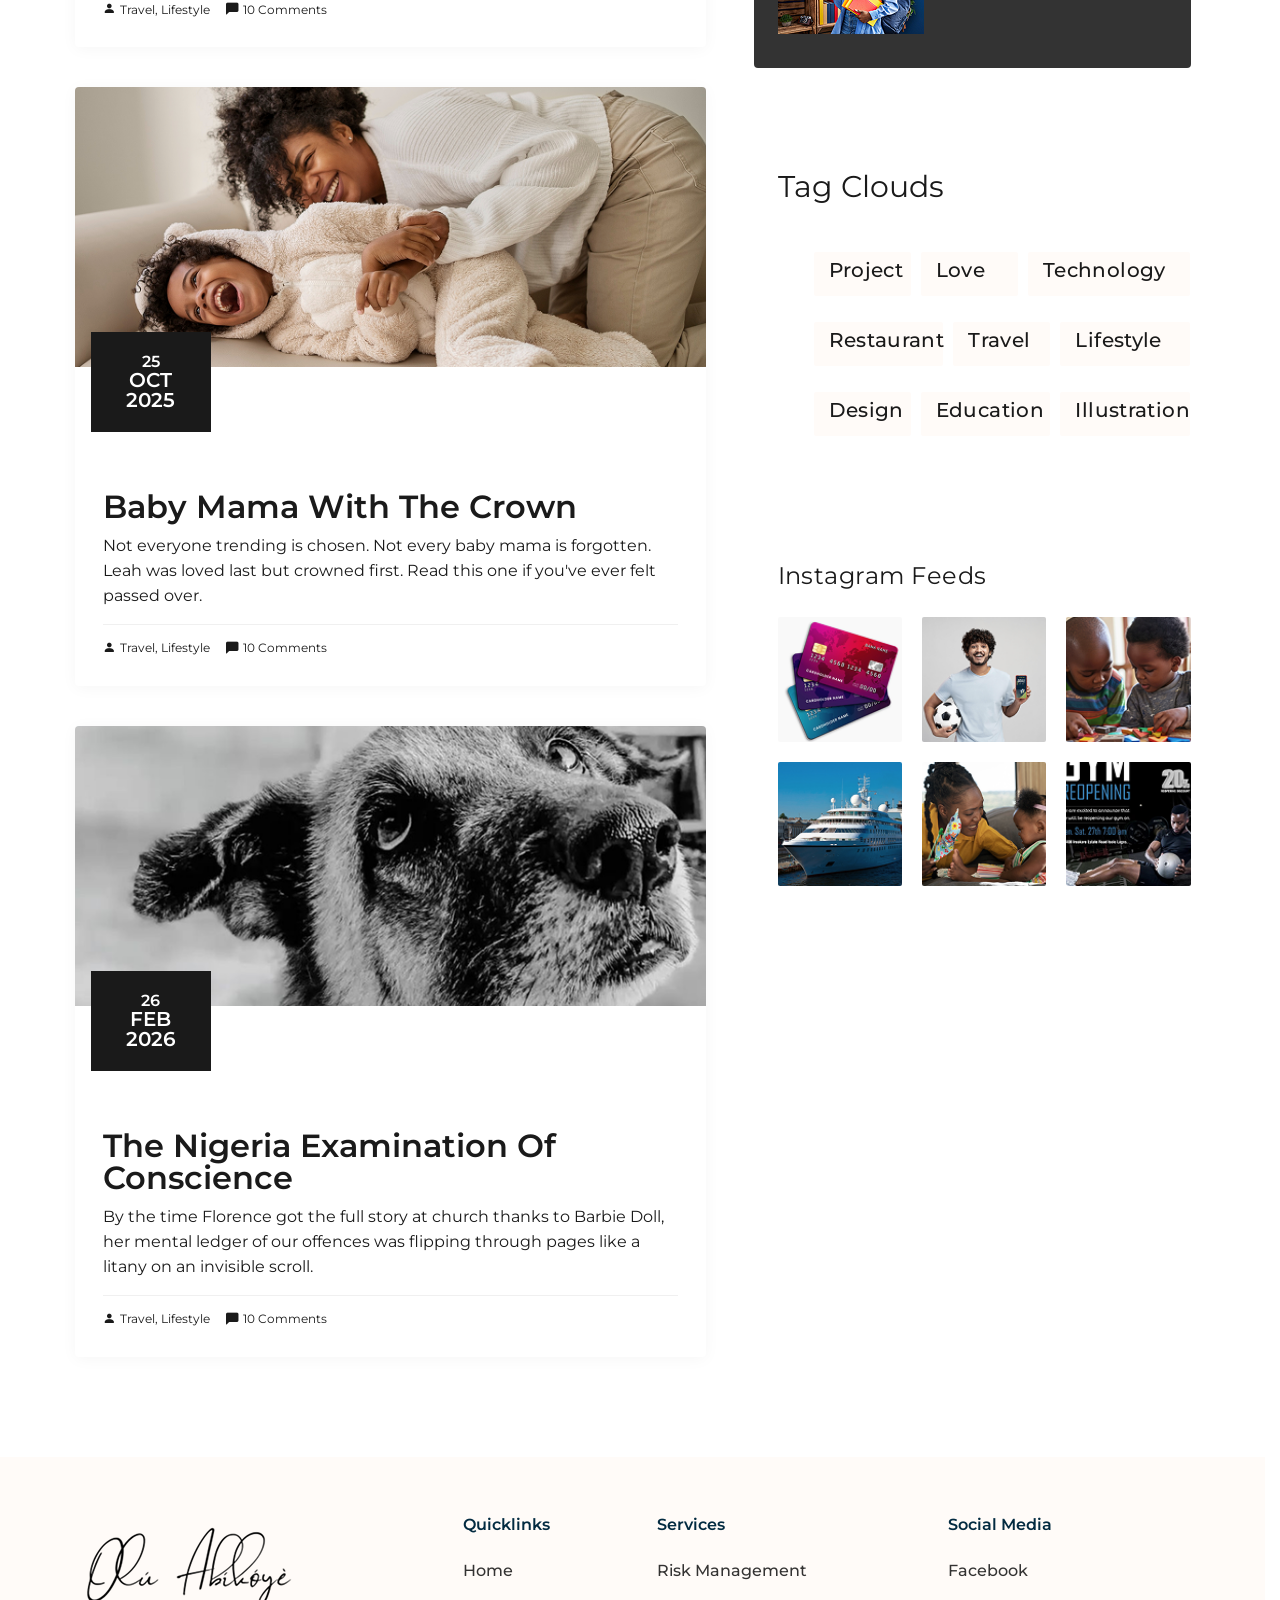
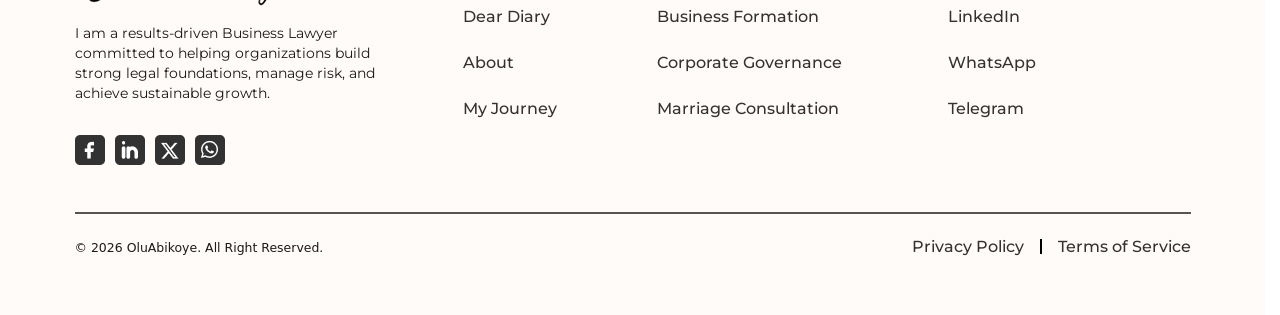
<file: blog.html>
<!DOCTYPE html>
<html lang="en">
<head>
  <meta charset="UTF-8" />
  <meta name="viewport" content="width=device-width, initial-scale=1.0"/>
  <title>Olu Abiloye – My Blog</title>
  <link href="https://cdn.jsdelivr.net/npm/bootstrap@5.3.3/dist/css/bootstrap.min.css" rel="stylesheet"/>
  <link href="https://fonts.googleapis.com/css2?family=Cormorant+Garamond:ital,wght@0,400;0,600;1,400&family=DM+Sans:wght@300;400;500&display=swap" rel="stylesheet"/>
  <link href="https://cdn.jsdelivr.net/npm/bootstrap-icons@1.11.3/font/bootstrap-icons.css" rel="stylesheet"/>
  <link rel="stylesheet" href="style.css">
  <link rel="preconnect" href="https://fonts.googleapis.com">
  <link rel="preconnect" href="https://fonts.gstatic.com" crossorigin>
  <link href="https://fonts.googleapis.com/css2?family=Montserrat:ital,wght@0,100..900;1,100..900&display=swap" rel="stylesheet">
</head>
<body>

<!-- NAVBAR -->
<nav class="navbar navbar-expand-lg navbar-light bg-white fixed-top">
        <div class="container">
          <a class="logo" href="index.html"><img src="images/toyosi logo 2.png" alt=""></a>
          <button class="navbar-toggler" type="button" data-bs-toggle="collapse" data-bs-target="#navMenu">
            <span class="navbar-toggler-icon"></span>
          </button>
          <div class="collapse navbar-collapse justify-content-end" id="navMenu">
            <ul class="navbar-nav">
              <li class="nav-item"><a class="nav-link" href="index.html">Home</a></li>
              <li class="nav-item"><a class="nav-link active" href="about.html">About</a></li>
              <li class="nav-item"><a class="nav-link" href="blog.html">My Journey</a></li>
              <li class="nav-item"><a class="nav-link" href="blog.html">Dear Diary</a></li>
            </ul>
          </div>
        </div>
    </nav>

    <div class="about">
      <h1 class="me container">MY BLOG</h1>
    </div>

<!-- MAIN -->
<section class="main-section">
  <div class="container">
    <div class="row g-5">

      <!-- POSTS -->
      <div class="col-lg-7">

        <!-- Post 1 -->
        <article class="post-card">
          <div class="post-img-wrap">
            <img src="images/blog.png" alt="Post image"/>
            <div class="dates"><strong>26</strong>Feb<br>2026</div>
          </div>
          <div class="post-body">
            <h2>Where My Story Truly Begins</h2>
            <p>There are people who walk this earth quietly. And then there are those whose very presence alters the air around them.</p>
            <div class="post-meta">
              <span><i class="bi bi-person-fill"></i> Travel, Lifestyle</span>
              <span><i class="bi bi-chat"></i> 10 Comments</span>
            </div>
          </div>
        </article>

        <!-- Post 2 -->
        <article class="post-card">
          <div class="post-img-wrap">
            <img src="images/42198 1.png" alt="Post image"/>
            <div class="dates"><strong>26</strong>Feb<br>2026</div>
          </div>
          <div class="post-body">
            <h2>Three Goodbyes in Two Weeks</h2>
            <p>This morning, 14 days after Mama died, another guardian of our home took her leave. Her name was Nora. Born in April 2015.</p>
            <div class="post-meta">
              <span><i class="bi bi-person-fill"></i> Travel, Lifestyle</span>
              <span><i class="bi bi-chat-left-fill"></i> 10 Comments</span>
            </div>
          </div>
        </article>

        <!-- Post 3 -->
        <article class="post-card">
          <div class="post-img-wrap">
            <img src="images/42198 1b.png" alt="Post image"/>
            <div class="dates"><strong>25</strong>Oct<br>2025</div>
          </div>
          <div class="post-body">
            <h2>Baby Mama With The Crown</h2>
            <p>Not everyone trending is chosen. Not every baby mama is forgotten. Leah was loved last but crowned first. Read this one if you've ever felt passed over.</p>
            <div class="post-meta">
              <span><i class="bi bi-person-fill"></i> Travel, Lifestyle</span>
              <span><i class="bi bi-chat-left-fill"></i> 10 Comments</span>
            </div>
          </div>
        </article>

        <!-- Post 4 -->
        <article class="post-card">
          <div class="post-img-wrap">
            <img src="images/42198 1.png" alt="Post image"/>
            <div class="dates"><strong>26</strong>Feb<br>2026</div>
          </div>
          <div class="post-body">
            <h2>The Nigeria Examination Of Conscience</h2>
            <p>By the time Florence got the full story at church thanks to Barbie Doll, her mental ledger of our offences was flipping through pages like a litany on an invisible scroll.</p>
            <div class="post-meta">
              <span><i class="bi bi-person-fill"></i> Travel, Lifestyle</span>
              <span><i class="bi bi-chat-left-fill"></i> 10 Comments</span>
            </div>
          </div>
        </article>

      </div>


      <div class="col-lg-5">
        <aside class="sidebar">

          <!-- Search -->
          <div class="sidebar-blockk">
            <div class="search-wrap">
              <input type="text" placeholder="Search keyword"/>
              <button>Search</button>
            </div>
          </div>

          <!-- Category -->
          <div class="sidebar-block">
            <h5>Category</h5>
            <ul class="cat-list">
              <li>Alice : The Matriach (37)</li>
              <li>Dear Diary (10)</li>
              <li>My Journey (07)</li>
              <li>Product (17)</li>
              <li>Inspiration (27)</li>
              <li>Health Care (30)</li>
            </ul>
          </div>

          <!-- Recent Posts -->
          <div class="sidebar-post">
            <h5 class="recentt">Recent Post</h5>
            <div class="recent-item">
              <img src="images/post1.png" alt="Recent"/>
              <div class="recent-item-text">
                <p>When Mama Told Me to Walk</p>
                <p>Nov 25, 2025</p>
              </div>
            </div>
            <div class="recent-item">
              <img src="images/post2.png" alt="Recent"/>
              <div class="recent-item-text">
                <p>Our Shield is Gone</p>
                <p>02 Hours ago</p>
              </div>
            </div>
            <div class="recent-item">
              <img src="images/post3.png" alt="Recent"/>
              <div class="recent-item-text">
                <p>Eating balanced diet</p>
                <p>04 Hours ago</p>
              </div>
            </div>
            <div class="recent-item">
              <img src="images/post4.png" alt="Recent"/>
              <div class="recent-item-text">
                <p>Reform the Education sectors</p>
                <p>06 Hours ago</p>
              </div>
            </div>
          </div>

          <!-- Tag Cloud -->
          <div class="sidebar-tag">
            <h4>Tag Clouds</h4>
            <div class="tag-cloud row ps-lg-5">
              <a href="#" class="tag col-5 col-md-3"><h5>Project</h5></a>
              <a href="#" class="tag col-6 col-md-3"><h5>Love</h5></a>
              <a href="#" class="tag col-5 col-md-5"><h5>Technology</h5></a>
              <a href="#" class="tag col-6 col-md-4 mt-3"><h5>Restaurant</h5></a>
              <a href="#" class="tag col-5 col-md-3 mt-3"><h5>Travel</h5></a>
              <a href="#" class="tag col-6 col-md-4 mt-3"><h5>Lifestyle</h5></a>
              <a href="#" class="tag col-5 col-md-3 mt-3"><h5>Design</h5></a>
              <a href="#" class="tag col-6 col-md-4 mt-3"><h5>Education</h5></a>
              <a href="#" class="tag col-5 col-md-4 mt-3"><h5>Illustration</h5></a>
            </div>
          </div>

          <!-- Instagram -->
          <div class="sidebar-feeds">
            <h5>Instagram Feeds</h5>
            <div class="insta-grid">
              <img src="images/feeds1.png" alt="insta"/>
              <img src="images/feeds2.png" alt="insta"/>
              <img src="images/feeds3.png" alt="insta"/>
              <img src="images/feed4.png" alt="insta"/>
              <img src="images/feeds5.png" alt="insta"/>
              <img src="images/feeds6.png" alt="insta"/>
            </div>
          </div>

        </aside>
      </div>

    </div>
  </div>
</section>

<!-- FOOTER -->
<footer>
    <div class="container">
      <div class="row g-5">
        <div class="col-lg-4">
          <a href="#" class="logo d-block mb-3"><img src="images/toyosi logo 2.png" alt=""></a>
          <p class="driven">I am a results-driven Business Lawyer committed to helping organizations build strong legal foundations, manage risk, and achieve sustainable growth.</p>
          <div class="social-icons mt-3">
            <img src="images/facebook.png" alt="">
            <img src="images/linkedin.png" alt="">
            <img src="images/twitter.png" alt="">
            <img src="images/whatsapp.png" alt="">
          </div>
        
        
        </div>
        <div class="col-md-4 col-5 col-lg-2">
          <h6>Quicklinks</h6>
          <a href="index.html">Home</a>
          <a href="blog.html">Dear Diary</a>
          <a href="about.html">About</a>
          <a href="blog.html">My Journey</a>
        </div>
        <div class="col-md-4 col-lg-3 col-7">
          <h6>Services</h6>
          <a href="#">Risk Management</a>
          <a href="#">Business Formation</a>
          <a href="#">Corporate Governance</a>
          <a href="#">Marriage Consultation</a>
        </div>
        <div class="col-md-4 col-lg-3 col-sm-6">
          <h6>Social Media</h6>
          <a href="#">Facebook</a>
          <a href="#">LinkedIn</a>
          <a href="#">WhatsApp</a>
          <a href="#">Telegram</a>
        </div>
      </div>
      <div class="footer-bottom d-flex justify-content-between flex-wrap gap-2">
        <span>© 2026 OluAbikoye. All Right Reserved.</span>
        <div class="d-flex gap-3">
          <a href="#">Privacy Policy</a>
          <div class="foot-line"></div>
          <a href="#">Terms of Service</a>
        </div>
      </div>
    </div>
  </footer>

<script src="https://cdn.jsdelivr.net/npm/bootstrap@5.3.3/dist/js/bootstrap.bundle.min.js"></script>
</body>
</html>
</file>
<file: style.css>
:root {
  --gold: #c9954a;
  --dark: #1a1a1a;
  --light-bg: #fafaf8;
  --card-border: #e8e0d5;
}

/* BASE */
*, *::before, *::after {
  box-sizing: border-box;
}

html, body {
  overflow-x: hidden;
  max-width: 100%;
  margin: 0;
  padding: 0;
}

body {
  color: var(--dark);
  background: #fff;
}

/* NAVBAR */
.logo {
  text-decoration: none;
}
html {
  scrollbar-gutter: stable;
}

.navbar-nav .nav-link {
  margin-left: 1.5rem;
  font-family: Montserrat, sans-serif;
  font-weight: 600;
  font-size: 16px;
  line-height: 100%;
}

/* FIX: remove left margin on mobile so links don't overflow */
@media (max-width: 991px) {
  .navbar-nav .nav-link {
    margin-left: 0;
    padding: 8px 0;
  }
}

.navbar-nav .nav-link:hover {
  color: var(--gold) !important;
  border-bottom: 2px solid black;
  width: fit-content;
}
.active {
  border-bottom: 2px solid transparent;
}

/* BUTTONS */
.btn-gold {
  background: var(--gold);
  color: #fff;
  border: none;
  border-top-left-radius: 10px;
  border-bottom-left-radius: 10px;
  border-bottom-right-radius: 10px;
}

.arrow {
  color: #E5994C;
  display: inline-block;
  transform: rotate(-52.14deg);
  width: 12px !important;
  height: 18px !important;
}

.btn-gold:hover {
  background: #b07d37;
  color: #fff;
}

.btn-outline-gold {
  border: 1px solid var(--gold);
  color: var(--gold);
  background: transparent;
  border-radius: 4px;
  padding: 10px 22px;
  font-size: 0.85rem;
}

.btn-outline-gold:hover {
  background: var(--gold);
  color: #fff;
}

.hero-section {
  padding-top: 40px;
  padding-bottom: 60px;
}

.hero-text-col {
  padding-left: 0;
  padding-right: 0;
}

@media (max-width: 991px) {
  .hero-text-col {
    padding-left: 12px !important;
    padding-right: 12px !important;
  }
}

.hero-zoom-window {
  overflow: hidden;
  position: relative;
  z-index: 1;
}

.hero-img {
  object-fit: cover;
  width: 100%;
  transform: scale(1);
  transition: transform 0.6s cubic-bezier(0.25, 0.46, 0.45, 0.94);
}

.hero-zoom-window:hover .hero-img {
  transform: scale(1.08);
}

/* DOT PATTERN */
.dot-pattern,
.dot-pattern-two,
.dot-pattern-three {
  position: absolute;
  border-style: dashed;
  border-color: #E5994C;
  border-width: 0 2px 2px 0;
  opacity: 0.8;
  z-index: 0;
}

.dot-pattern {
  bottom: -35px;
  right: -30px;
  width: 455px;
  height: 462px;
}

.dot-pattern-two {
  bottom: -25px;
  right: -20px;
  width: 445px;
  height: 450px;
}

.dot-pattern-three {
  bottom: -15px;
  right: -10px;
  width: 435px;
  height: 440px;
}

.hero-text-bg {
  position: relative;
  width: 100%;
  padding: 20px 0;
}

.hero-text-bg::before {
  content: '';
  position: absolute;
  top: 10px;
  left: -100px !important;
  transform: translateY(-50%);
  width: 124px; 
  height: 209px;
  background-image: url(images/Group\ 7.png);
  background-repeat: no-repeat;
  background-position: center center;
  background-size: contain;
  z-index: 0;
  opacity: 0.7;
}
@media(max-width: 768px){
  .hero-text-bg::before{
    display: none;
  }
}
.hero-text-bg > * {
  position: relative;
  z-index: 1;
}

@media (max-width: 991px) and (min-width: 581px) {
  .dot-pattern {
    width: 300px;
    height: 320px;
    right: -10px;
    bottom: -25px;
  }
  .dot-pattern-two {
    width: 290px;
    height: 310px;
    right: -3px;
    bottom: -18px;
  }
  .dot-pattern-three {
    width: 280px;
    height: 300px;
    right: 4px;
    bottom: -10px;
  }
}

@media (max-width: 580px) {
  .dot-pattern {
    width: 300px;
    height: 280px;
    bottom: -30px;
    right: -8px;
  }
  .dot-pattern-two {
    width: 290px;
    height: 270px;
    bottom: -20px;
    right: -1px;
  }
  .dot-pattern-three {
    width: 280px;
    height: 260px;
    bottom: -10px;
    right: 5px;
  }
}

/* TYPOGRAPHY */
.section-label {
  font-family: Montserrat;
  font-weight: 700;
  font-style: Bold;
  font-size: 35px;
  line-height: 55px;
  letter-spacing: 0%;
}

.no-break {
  white-space: nowrap;
}

.law {
  font-family: Montserrat;
  font-weight: 500;
  font-style: Medium;
  font-size: 16px;
  line-height: 25px;
  letter-spacing: 3%;
}

@media (max-width: 767px) {
  .section-label {
    font-size: 28px;
    line-height: 40px;
  }
}

@media (max-width: 400px) {
  .section-label {
    font-size: 22px;
    line-height: 34px;
  }
}

/* STATS BAR */
.stats-bar {
  margin-top: 100px;
  padding: 40px 0;
  background-color: #000000E5;
  width: 100%;
  position: relative;
  left: 0;
  right: 0;
}

.stat-item h2 {
  font-family: Montserrat;
  font-weight: 700;
  font-style: Bold;
  font-size: 40px;
  line-height: 100%;
  letter-spacing: 0%;
  text-align: center;
  color: #FFFFFF;
}
.stat-item h2 .plus{
  font-family: Montserrat;
  font-weight: 700;
  font-style: Bold;
  font-size: 30px;
  line-height: 100%;
  letter-spacing: 0%;
  text-align: center;
  color: #FFFFFF;
}

.stat-item p {
  font-family: Montserrat;
  font-weight: 500;
  font-style: Medium;
  font-size: 16px;
  line-height: 100%;
  letter-spacing: 0%;
  color: #FFFFFF;
}

@media (min-width: 768px) {
  .stat-item:not(:last-child) {
    border-right: 1px solid #E5994C;
  }
}
@media (max-width: 767px) {
  .stat-item:nth-child(odd) {
    border-right: 1px solid #E5994C;
  }
  /* FIX: reduce top margin on mobile */
  .stats-bar {
    margin-top: 60px;
  }
}

/* WHAT I DO */
.what-i-do {
  padding: 80px 0;
  background: var(--light-bg);
}

/* FIX: reduce large top margin on tablets/mobile */
@media (max-width: 991px) {
  .what-i-do {
    margin-top: 40px !important;
  }
}

.service-card {
  padding: 28px 24px;
  box-shadow: 0px 10px 40px 0px #27212026;
}
.service-card:hover::before {
  transform: scaleX(1);
}
.service-card:hover {
  background: var(--dark3);
  transform: translateY(-5px);
  box-shadow: 0px 10px 40px 0px #27212026;
}

.service-card h6 {
  font-family: Montserrat;
  font-weight: 600;
  font-style: SemiBold;
  font-size: 16px;
  line-height: 25px;
  letter-spacing: 3%;
}

.service-card p {
  font-family: Montserrat;
  font-weight: 300;
  font-style: Light;
  font-size: 16px;
  line-height: 100%;
  letter-spacing: 2%;
}

.service-icon {
  color: var(--gold);
  font-size: 1.1rem;
  margin-bottom: 10px;
  display: block;
}

/* WHO IS OLU */
.who-section {
  padding: 80px 0;
}

.who-img {
  width: 100%;
  object-fit: cover;
  padding: 10px;
}

.who-imggg {
  border: 6px solid var(--dark);
  padding: 0;
}
.strat {
  width: 64px;
  height: 0.5vh;
  background-color: #E5994C;
  margin-top: -20px;
  margin-bottom: 20px;
}
.strats {
  width: 64px;
  height: 0.5vh;
  background-color: #E5994C;
  margin-bottom: 20px;
  margin-top: -10px;
}
.stratss {
  width: 119px;
  height: 0.5vh;
  background-color: #E5994C;
  margin-bottom: 20px;
  margin-top: -10px;
}
.goldd-line{
  width: 36px;
  height: 0.5vh;
  background-color: #E5994C;
  margin-top: -2px;
  margin-bottom: 20px;
}
.line-two {
  width: 100%;
  height: 0.3vh;
  background-color: #E5994C;
  margin-top: 20px;
  margin-bottom: 20px;
}
.olu {
  font-family: Montserrat;
  font-weight: 600;
  font-style: SemiBold;
  font-size: 30px;
  line-height: 55px;
  letter-spacing: 0%;
}

/* FIX: olu heading too large on small phones */
@media (max-width: 575px) {
  .olu {
    font-size: 22px;
    line-height: 38px;
  }
}

.who {
  font-family: Montserrat;
  font-weight: 600;
  font-style: SemiBold;
  font-size: 20px;
  line-height: 29px;
  letter-spacing: 0%;
}


@media (max-width: 575px) {
  .who {
    font-size: 15px;
    line-height: 24px;
  }
}

.who-text-col {
  position: relative;
}


.who-text-col::before {
  content: '';
  position: absolute;
  top: -100px;        
  right: -80px;      
  width: 124px;
  height: 209px;
  background-image: url(images/Group\ 7.png);
  background-repeat: no-repeat;
  background-position: center center;
  background-size: contain;
  z-index: 0;
  opacity: 0.6;
  pointer-events: none;
}


.who-text-col > * {
  position: relative;
  z-index: 1;
}
@media (max-width: 768px) {
  .who-text-col::before {
    display: none;
  }
}

.extra {
  font-family: Montserrat;
  font-weight: 300;
  font-style: Light;
  font-size: 16px;
  line-height: 25px;
  letter-spacing: 0%;
}
.expert {
  opacity: 1;
  padding-top: 10px;
  padding-right: 30px;
  padding-bottom: 10px;
  padding-left: 30px;
  gap: 10px;
  border-top-left-radius: 10px;
  border-bottom-right-radius: 10px;
  border-bottom-left-radius: 10px;
  background-color: #E5994C;
  border: 1px solid transparent;
  color: white;
  font-family: Montserrat;
  font-weight: 500;
  font-style: Medium;
  font-size: 16px;
  line-height: 100%;
  letter-spacing: 0%;
}
.expert:hover {
  background-color: transparent;
  color: black;
  border: 1px solid #E5994C;
}
.what {
  font-family: Montserrat;
  font-weight: 600;
  font-style: SemiBold;
  font-size: 30px;
  line-height: 55px;
  letter-spacing: 0%;
}
.legal {
  font-family: Montserrat;
  font-weight: 400;
  font-style: Regular;
  font-size: 16px;
  line-height: 25px;
  letter-spacing: 3%;
}

/* FIX: legal heading too large on small phones */
@media (max-width: 575px) {
  .legal {
    font-size: 16px;
    line-height: 24px;
  }
}

.who-section h2 {
  font-size: 2rem;
}

.who-section h4 {
  font-weight: 700;
  font-size: 1rem;
  line-height: 1.6;
}

.who-section p {
  color: #555;
  font-size: 0.93rem;
  line-height: 1.75;
}

/* TESTIMONIALS */
.testimonials {
  padding: 80px 0;
  background: var(--light-bg);
}

.section-testimonials {
  overflow: hidden;
}
@media (min-width: 1000px) {
  .section-testimonials {
    padding: 100px 0;
    overflow: hidden;
  }
}

/* FIX: left text column needs breathing room on mobile */
@media (max-width: 991px) {
  .section-testimonials .col-lg-5 {
    padding: 40px 20px 20px !important;
  }
}

.gold-line {
  width: 44px;
  height: 3px;
  background: var(--gold);
  margin-bottom: 20px;
  margin-top: -10px;
}
.golden-line {
  width: 44px;
  height: 3px;
  background: var(--gold);
  margin-bottom: 20px;
  margin-top: -1px;
}

.section-title {
  font-family: Montserrat;
  font-weight: 600;
  font-style: SemiBold;
  font-size: 30px;
  line-height: 55px;
  letter-spacing: 0%;
}

/* MARQUEE */
.marquee-outer {
  overflow: hidden;
  display: flex;
}

.marquee-track {
  display: flex;
  gap: 24px;
  width: max-content;
  animation: marquee-scroll 30s linear infinite;
}

@keyframes marquee-scroll {
  0%   { transform: translateX(0); }
  100% { transform: translateX(-50%); }
}

.testimonial-card {
  background: black;
  color: white;
  padding: 30px;
  width: 390px;
  flex-shrink: 0;
  transition: border-color 0.3s ease, transform 0.3s ease;
}

/* FIX: testimonial cards too wide on small phones */
@media (max-width: 480px) {
  .testimonial-card {
    width: 290px;
    padding: 20px;
  }
}

.avatar {
  width: 84px;
  height: 84px;
  border: none;
  border-radius: 50%;
  object-fit: cover;
}

.reviewer-name {
  font-family: Montserrat;
  font-weight: 700;
  font-style: Bold;
  font-size: 18px;
  line-height: 100%;
  letter-spacing: 0%;
}
.reviewer-role {
  font-family: Nunito;
  font-weight: 500;
  font-style: Medium;
  font-size: 16px;
  line-height: 100%;
  letter-spacing: 0%;
}
.quotes {
  font-family: Montserrat;
  font-weight: 500;
  font-style: Medium;
  font-size: 18px;
  line-height: 29px;
  letter-spacing: 0%;
}
.quote {
  font-family: Montserrat;
  font-weight: 400;
  font-style: Regular;
  font-size: 16px;
  line-height: 25px;
  letter-spacing: 0%;
}

.avatar-placeholder {
  display: flex;
  align-items: center;
  justify-content: center;
  color: #fff;
  font-weight: 700;
  font-size: 1.1rem;
  flex-shrink: 0;
}

.work {
  font-family: Montserrat;
  font-weight: 400;
  font-style: Regular;
  font-size: 16px;
  line-height: 25px;
  letter-spacing: 0%;
}

/* BLOG DATE BADGE (index.php) */
.date-badge {
  position: absolute;
  bottom: -50px;
  left: 15px;
  background-color: #2b2b2b;
  color: #fff;
  padding: 12px 10px;
  text-align: start;
  line-height: 1.2;
  z-index: 2;
  width: 90px;
  height: 80px;
  opacity: 1;
  border-radius: 5px;
}

.date-badge .day {
  display: block;
  font-family: Montserrat;
  font-weight: 600;
  font-style: SemiBold;
  font-size: 24px;
  line-height: 100%;
  letter-spacing: 0%;
}

.date-badge .month {
  font-family: Montserrat;
  font-weight: 600;
  font-style: SemiBold;
  font-size: 16px;
  line-height: 100%;
  letter-spacing: 0%;
}

.meta-info {
  font-size: 0.8rem;
}

.meta-info i {
  color: #000;
  margin-right: 5px;
}

.read-more:hover {
  color: #e6a75a !important;
  transition: 0.3s;
}

.read-more {
  font-size: 0.82rem;
  color: var(--gold);
  text-decoration: none;
  font-weight: 700;
  display: block;        
  margin-top: auto;      
  align-self: flex-start; 
}

/* FIX: blog card fixed height: 50vh causes overflow on mobile */
@media (max-width: 767px) {
  .blog-card > div[style] {
    height: auto !important;
    min-height: 200px;
  }
}

/* CONTACT */
.contact-section {
  padding: 80px 0;
  background: var(--light-bg);
}

.inpu {
  padding: 10px 15px;
  border-radius: 10px;
  border: 1px solid #00000066;
  margin-top: 20px;
  resize: none;
}

/* FIX: .form had hardcoded pixel width/height/top/left — all broken on mobile */
.form {
  width: 100% !important;
  height: auto !important;
  left: auto !important;
  opacity: 1;
  padding: 40px 20px 60px 20px;
}

@media (min-width: 992px) {
  .form {
    padding: 80px 30px 130px 30px;
  }
}

/* FOOTER */
footer {
  background: #FFFBF8;
  padding: 60px 0 30px;
}

footer h6 {
  font-family: Montserrat;
  font-weight: 600;
  font-style: SemiBold;
  font-size: 16px;
  line-height: 100%;
  letter-spacing: 0%;
  color: #022A40;
  margin-bottom: 30px;
}

footer a {
  color: #000000CC;
  text-decoration: none;
  font-family: Montserrat;
  font-weight: 500;
  font-style: Medium;
  font-size: 16px;
  line-height: 100%;
  letter-spacing: 0%;
  display: block;
  margin-bottom: 30px;
}

footer a:hover {
  color: #E5994C;
}
.foot-line {
  width: 2px;
  height: 15px;
  background: #000000;
}

.driven {
  font-family: Montserrat;
  font-weight: 400;
  font-style: Regular;
  font-size: 14px;
  line-height: 20px;
  letter-spacing: 0%;
}

.footer-bottom {
  border-top: 2px solid #555;
  margin-top: 40px;
  padding-top: 25px;
  font-size: 0.78rem;
}

/* FIX: footer-bottom wraps awkwardly on very small screens */
@media (max-width: 400px) {
  .footer-bottom {
    flex-direction: column;
    align-items: flex-start;
  }
}

.social-icons  {
  display: inline-flex;
  align-items: center;
  justify-content: center;
  gap: 10px;
}

/* RESPONSIVE */
@media (max-width: 768px) {
  .who-img {
    height: 300px;
  }
}
@media (min-width: 1000px) {
  .serve {
    margin-top: -40px !important;
  }
  .serves {
    margin-top: 50px !important;
  }
}

/* PROFILE IMAGE FRAME */
.profile-border-frame {
  position: relative;
  display: block;
  padding: 15px;
  border: 8px solid #000;
  transition: border-style 0.3s ease;
  cursor: pointer;
}

.zoom-window {
  overflow: hidden;
  width: 100%;
  height: 100%;
}
.profile-img {
  width: 100%;
  height: auto;
  display: block;
  transform: scale(1);
  transition: transform 0.6s cubic-bezier(0.25, 0.46, 0.45, 0.94);
}
.profile-border-frame:hover {
  border-style: dashed;
}
.profile-border-frame:hover .profile-img {
  transform: scale(1.15);
}

.comment {
  font-family: Montserrat;
  font-weight: 400;
  font-style: Regular;
  font-size: 14px;
  line-height: 100%;
  letter-spacing: 0%;
}
.good {
  font-family: Montserrat;
  font-weight: 500;
  font-style: Medium;
  font-size: 20px;
  line-height: 28px;
  letter-spacing: 0%;
}
.morn {
  font-family: Montserrat;
  font-weight: 400;
  font-style: Regular;
  font-size: 16px;
  line-height: 25px;
  letter-spacing: 0%;
}

.let {
  font-family: Montserrat;
  font-weight: 700;
  font-style: Bold;
  font-size: 30px;
  line-height: 100%;
  letter-spacing: 0px;
}
.team {
  font-family: Montserrat;
  font-weight: 400;
  font-style: Regular;
  font-size: 16px;
  line-height: 25px;
  letter-spacing: 0px;
}
.email {
  opacity: 1;
  gap: 15px;
  padding: 20px;
  background-color: #E5994C;
}
.chat {
  font-family: Montserrat;
  font-weight: 400;
  font-style: Regular;
  font-size: 16px;
  line-height: 100%;
  letter-spacing: 0px;
}
.mail {
  font-family: Montserrat;
  font-weight: 600;
  font-style: SemiBold;
  font-size: 20px;
  line-height: 100%;
  letter-spacing: 0px;
  margin-top: -12px;
  margin-left: 35px;
}

/* FIX: email text overflows on very small phones */
@media (max-width: 400px) {
  .mail {
    font-size: 14px;
    margin-left: 10px;
    word-break: break-all;
  }
}

.book {
  font-family: Montserrat;
  font-weight: 600;
  font-style: SemiBold;
  font-size: 24px;
  line-height: 100%;
  letter-spacing: -2%;
}
.idea {
  font-family: Montserrat;
  font-weight: 500;
  font-style: Medium;
  font-size: 15px;
  line-height: 22px;
  letter-spacing: -2%;
}

.navbar-toggler {
  border: none !important;
}
@media (min-width: 1000px) {
  /* .navbar {
    border-bottom: 1px solid whitesmoke;
  } */
  .contact-section {
    margin-top: 100px !important;
  }
}

/* ABOUT PAGE BANNER */
.about {
  background-image: url(images/toyosi3\ 1.png);
  width: 100%;
  height: 400px;
  background-repeat: no-repeat;
  color: white;
  display: flex;
  align-items: center;
  justify-content: center;
  background-size: cover;
}
@media (max-width: 700px) {
  .about {
    background-image: url(images/toyosi3\ 1b.png);
    width: 100%;
    height: 400px;
    background-repeat: no-repeat;
    color: white;
    display: flex;
    align-items: center;
    padding-top: 100px;
    justify-content: center;
    background-size: cover;
  }
}

/* FIX: banner too tall on small phones */
@media (max-width: 480px) {
  .about {
    height: 240px;
  }
}

.me {
  font-family: Montserrat;
  font-weight: 700;
  font-style: Bold;
  font-size: 40px;
  line-height: 55px;
  letter-spacing: 0%;
  padding-top: 50px;
}

@media (max-width: 575px) {
  .me {
    font-size: 28px;
    line-height: 40px;
    padding-top: 20px;
  }
}

/* LEADING WITH PURPOSE */
.purpose-section {
  padding: 80px 0;
}

.purpose-card {
  box-shadow: 0px 10px 40px 0px #27212026;
  opacity: 1;
  gap: 20px;
  padding-top: 50px;
  padding-right: 20px;
  padding-bottom: 50px;
  padding-left: 20px;
  border-radius: 20px;
  min-height: 290px;
}
.purpose-card:hover::before {
  transform: scaleX(1);
}
.purpose-card:hover {
  box-shadow: 0px 10px 40px 0px #D9D9D980;
  transform: translateY(-5px);
  background: #FFFBF8;
}

.purpose-card-title {
  font-family: Montserrat;
  font-weight: 600;
  font-style: SemiBold;
  font-size: 18px;
  line-height: 100%;
  letter-spacing: 0%;
}

.purpose-card-text {
  font-family: Montserrat;
  font-weight: 300;
  font-style: Light;
  font-size: 16px;
  line-height: 28px;
  letter-spacing: 0%;
}

/* TIMELINE */
.timeline-year {
  font-family: Montserrat;
  font-weight: 600;
  font-style: SemiBold;
  font-size: 30px;
  line-height: 100%;
  letter-spacing: 0%;
  cursor: pointer;
  padding-bottom: 6px;
  display: inline-block;
}
@media (max-width: 800px) {
  .timeline-year {
    font-size: 20px;
  }
}

/* FIX: still too large on very small phones */
@media (max-width: 400px) {
  .timeline-year {
    font-size: 15px;
  }
}

.timeline-year.active,
.timeline-year:hover {
  color: #E5994C;
}

.timeline-heading {
  font-family: Montserrat;
  font-weight: 600;
  font-style: Medium;
  font-size: 20px;
  line-height: 100%;
  letter-spacing: 0%;
  margin-bottom: 16px;
  margin-top: 30px;
  display: inline-block;
  position: relative;
}

.timeline-text {
  font-family: Montserrat;
  font-weight: 400;
  font-style: Regular;
  font-size: 18px;
  line-height: 30px;
  letter-spacing: 0%;
}

/* FIX: timeline body text too large on mobile */
@media (max-width: 575px) {
  .timeline-text {
    font-size: 15px;
    line-height: 26px;
  }
}

.year {
  background: #FFFBF8B2;
  padding: 80px 0;
}

@media (min-width: 1000px) {
 
  .hero-section {
    margin-top: 150px;
  }
}
@media (max-width: 1000px) {
  .hero-section {
    margin-top: 100px;
  }
}

/* FIX: hero top margin on very small phones */
@media (max-width: 480px) {
  .hero-section {
    margin-top: 80px;
  }
}

/* BLOG PAGE */
.hero h1 {
  font-family: 'Cormorant Garamond', serif;
  font-size: 3rem;
  color: #fff;
  font-weight: 600;
  letter-spacing: 0.02em;
}

.main-section { padding: 60px 0; }

/* FIX: padding too large on mobile */
@media (max-width: 575px) {
  .main-section { padding: 30px 0; }
}

.post-card {
  background: #fff;
  border: none;
  border-radius: 4px;
  overflow: hidden;
  margin-bottom: 40px;
  box-shadow: 0 2px 16px rgba(0,0,0,0.04);
  transition: box-shadow 0.3s;
}
.post-card:hover { box-shadow: 0 6px 30px rgba(0,0,0,0.09); }

.post-img-wrap {
  position: relative;
  overflow: hidden;
}
.post-img-wrap img {
  width: 100%;
  height: 280px;
  object-fit: cover;
  display: block;
  transition: transform 0.5s ease;
}

/* FIX: image height too rigid on small phones */
@media (max-width: 575px) {
  .post-img-wrap img {
    height: 200px;
  }
}

.post-card:hover .post-img-wrap img { transform: scale(1.04); }

.dates {
  position: relative;
  width: 120px;
  height: 100px;
  bottom: 35px;
  left: 16px;
  background: var(--dark);
  color: #fff;
  text-align: center;
  padding: 8px 14px;
  font-family: Montserrat;
  font-weight: 600;
  font-style: SemiBold;
  font-size: 20px;
  line-height: 100%;
  letter-spacing: 0%;
  display: flex;
  flex-direction: column;
  justify-content: center;
  align-items: center;
  text-transform: uppercase;
}
.dates strong {
  display: block;
  font-family: Montserrat;
  font-weight: 600;
  font-style: SemiBold;
  font-size: 16px;
  line-height: 100%;
  letter-spacing: 0%;
  text-align: center;
}

.post-body { padding: 24px 28px 28px; }
.post-body h2 {
  font-family: Montserrat;
  font-weight: 600;
  font-style: SemiBold;
  font-size: 32px;
  line-height: 100%;
  letter-spacing: 0%;
  margin-bottom: 10px;
}

/* FIX: post title too large on mobile */
@media (max-width: 575px) {
  .post-body h2 {
    font-size: 22px;
  }
  .post-body {
    padding: 16px;
  }
}

.post-body p {
  font-family: Montserrat;
  font-weight: 400;
  font-style: Regular;
  font-size: 16px;
  line-height: 25px;
  letter-spacing: 2%;
  margin-bottom: 16px;
}
.post-meta {
  font-family: Montserrat;
  font-size: 0.78rem;
  color: var(--muted);
  display: flex;
  align-items: center;
  gap: 16px;
  border-top: 1px solid #f0f0f0;
  padding-top: 14px;
}
.post-meta span { display: flex; align-items: center; gap: 5px; }

.sidebar { position: sticky; top: 80px; }

@media (max-width: 991px) {
  .sidebar { position: static; }
}
/* Make sidebar the positioning parent */
.sidebar {
  position: relative;
}


.sidebar::before {
  content: '';
  position: absolute;
  top: 120px;       
  right: -120px;
  width: 69px;
  height: 116.3px;
  background-image: url('images/Group\ 7.png');
  background-repeat: no-repeat;
  background-position: center center;
  background-size: contain;
  z-index: 0;
  opacity: 0.6;
  pointer-events: none;
}


@media (max-width: 768px) {
  .sidebar::before {
    display: none;
  }
}
.sidebar-block {
  background: #000000CC;
  border-radius: 4px;
  padding-top: 24px;
  padding-bottom: 24px;
  padding-right: 120px;
  padding-left: 24px;
  margin-bottom: 24px;
  color: white;
}

.sidebar-tag {
  border-radius: 4px;
  padding-top: 24px;
  padding-bottom: 24px;
  padding-left: 24px;
  margin-bottom: 50px;
  margin-top: 80px;
}

/* FIX: excessive top margin on mobile */
@media (max-width: 991px) {
  .sidebar-tag { margin-top: 30px; }
}

.sidebar-tag h4 {
  font-family: Montserrat;
  font-weight: 400;
  font-style: Regular;
  font-size: 30px;
  line-height: 100%;
  letter-spacing: 0%;
  margin-bottom: 50px;
}

.sidebar-post {
  background: #000000CC;
  border-radius: 4px;
  padding: 24px;
  margin-bottom: 24px;
  color: white;
}
.sidebar-blockk {
  padding: 24px 0px 24px 0px;
  margin-bottom: 24px;
  color: white;
}
.sidebar-block h5 {
  font-family: Montserrat;
  font-weight: 400;
  font-style: Regular;
  font-size: 24px;
  line-height: 100%;
  margin-bottom: 16px;
  padding-bottom: 10px;
  padding-right: 10px;
  letter-spacing: 0.02em;
  border-bottom: 3px solid #FFFFFF33;
}
.recentt{
    width: 297px !important;
}
.sidebar-feeds {
  border-radius: 4px;
  padding-top: 24px;
  padding-bottom: 24px;
  padding-left: 24px;
  margin-bottom: 50px;
  margin-top: 80px;
}

/* FIX: excessive top margin on mobile */
@media (max-width: 991px) {
  .sidebar-feeds { margin-top: 30px; }
}

.sidebar-feeds h5 {
  font-family: Montserrat;
  font-weight: 400;
  font-style: Regular;
  font-size: 24px;
  line-height: 100%;
  margin-bottom: 16px;
  padding-bottom: 10px;
  padding-right: 20px;
  letter-spacing: 0.02em;
  border-bottom: 3px solid #FFFFFF33;
}
.sidebar-post h5 {
  font-family: Montserrat;
  font-weight: 400;
  font-style: Regular;
  font-size: 24px;
  line-height: 100%;
  margin-bottom: 16px;
  padding-bottom: 10px;
  padding-right: 20px;
  letter-spacing: 0.02em;
  /* FIX: was hardcoded 297px — overflows on narrow screens */
  width: 100%;
  border-bottom: 3px solid #FFFFFF33;
}

/* SEARCH */
.search-wrap { display: flex; gap: 0; }
.search-wrap input {
  flex: 1;
  border: 1px solid #ddd;
  border-right: none;
  padding: 9px 14px;
  font-size: 0.85rem;
  border-radius: 3px 0 0 3px;
  outline: none;
  font-family: 'DM Sans', sans-serif;
  /* FIX: prevents input from overflowing flex container */
  min-width: 0;
}
.search-wrap button {
  background: var(--gold);
  color: #fff;
  border: none;
  padding: 9px 18px;
  font-size: 0.82rem;
  font-weight: 500;
  border-radius: 0 3px 3px 0;
  cursor: pointer;
  letter-spacing: 0.05em;
  transition: background 0.2s;
  /* FIX: prevents "Search" text wrapping on small screens */
  white-space: nowrap;
}
.search-wrap button:hover { background: #b0802e; }

/* CATEGORY */
.cat-list { list-style: none; padding: 0; }
.cat-list li {
  display: flex;
  justify-content: space-between;
  align-items: center;
  padding: 15px 0;
  border-bottom: 1px solid #FFFFFF33;
  font-family: Montserrat;
  font-weight: 400;
  font-style: Regular;
  font-size: 16px;
  line-height: 100%;
  letter-spacing: 0%;
}

/* RECENT POSTS */
.recent-item {
  display: flex;
  gap: 12px;
  align-items: flex-start;
  padding: 10px 0;
}
.recent-item:last-child {
  border-bottom: none;
}
/* FIX: fixed 146px wide clips on small screens — made fluid */
.recent-item img {
  width: 100px;
  max-width: 40%;
  height: 80px;
  object-fit: cover;
  flex-shrink: 0;
}

@media (min-width: 768px) {
  .recent-item img {
    width: 146px;
    height: 103px;
  }
}

.recent-item-text h6 {
  font-size: 0.85rem;
  font-weight: 500;
  margin-bottom: 3px;
  line-height: 1.4;
}
.recent-item-text p {
  font-family: Montserrat;
  font-weight: 500;
  font-style: Medium;
  font-size: 15px;
  line-height: 100%;
  letter-spacing: 0%;
}

/* TAGS */
.tag-cloud {
  display: flex;
  flex-wrap: wrap;
  font-family: Montserrat;
  font-weight: 700;
  font-style: Medium;
  font-size: 18px;
  line-height: 100%;
  letter-spacing: 0%;
  gap: 10px;
}

/* FIX: Bootstrap ps-lg-5 leaves excessive left padding on mobile */
@media (max-width: 991px) {
  .tag-cloud.ps-lg-5 {
    padding-left: 0 !important;
  }
}

.tag {
  color: var(--charcoal);
  gap: 10px;
  font-size: 0.78rem;
  padding: 5px 14px;
  border-radius: 2px;
  text-decoration: none;
  transition: all 0.2s ease;
  letter-spacing: 0.03em;
  background: #FFFBF8;
  border: 1px solid transparent;
}

.tag:hover {
  color: #E5994C;
  border: 1px solid #E5994C;
  background-color: #fff;
}

/* INSTAGRAM GRID */
.insta-grid { display: grid; grid-template-columns: repeat(3, 1fr); gap: 20px; }
.insta-grid img {
  width: 100%;
  aspect-ratio: 1;
  object-fit: cover;
  border-radius: 2px;
  filter: grayscale(20%);
  transition: filter 0.3s;
}
.insta-grid img:hover { filter: none; }


@media (max-width: 400px) {
  .insta-grid { gap: 8px; }
}
</file>
